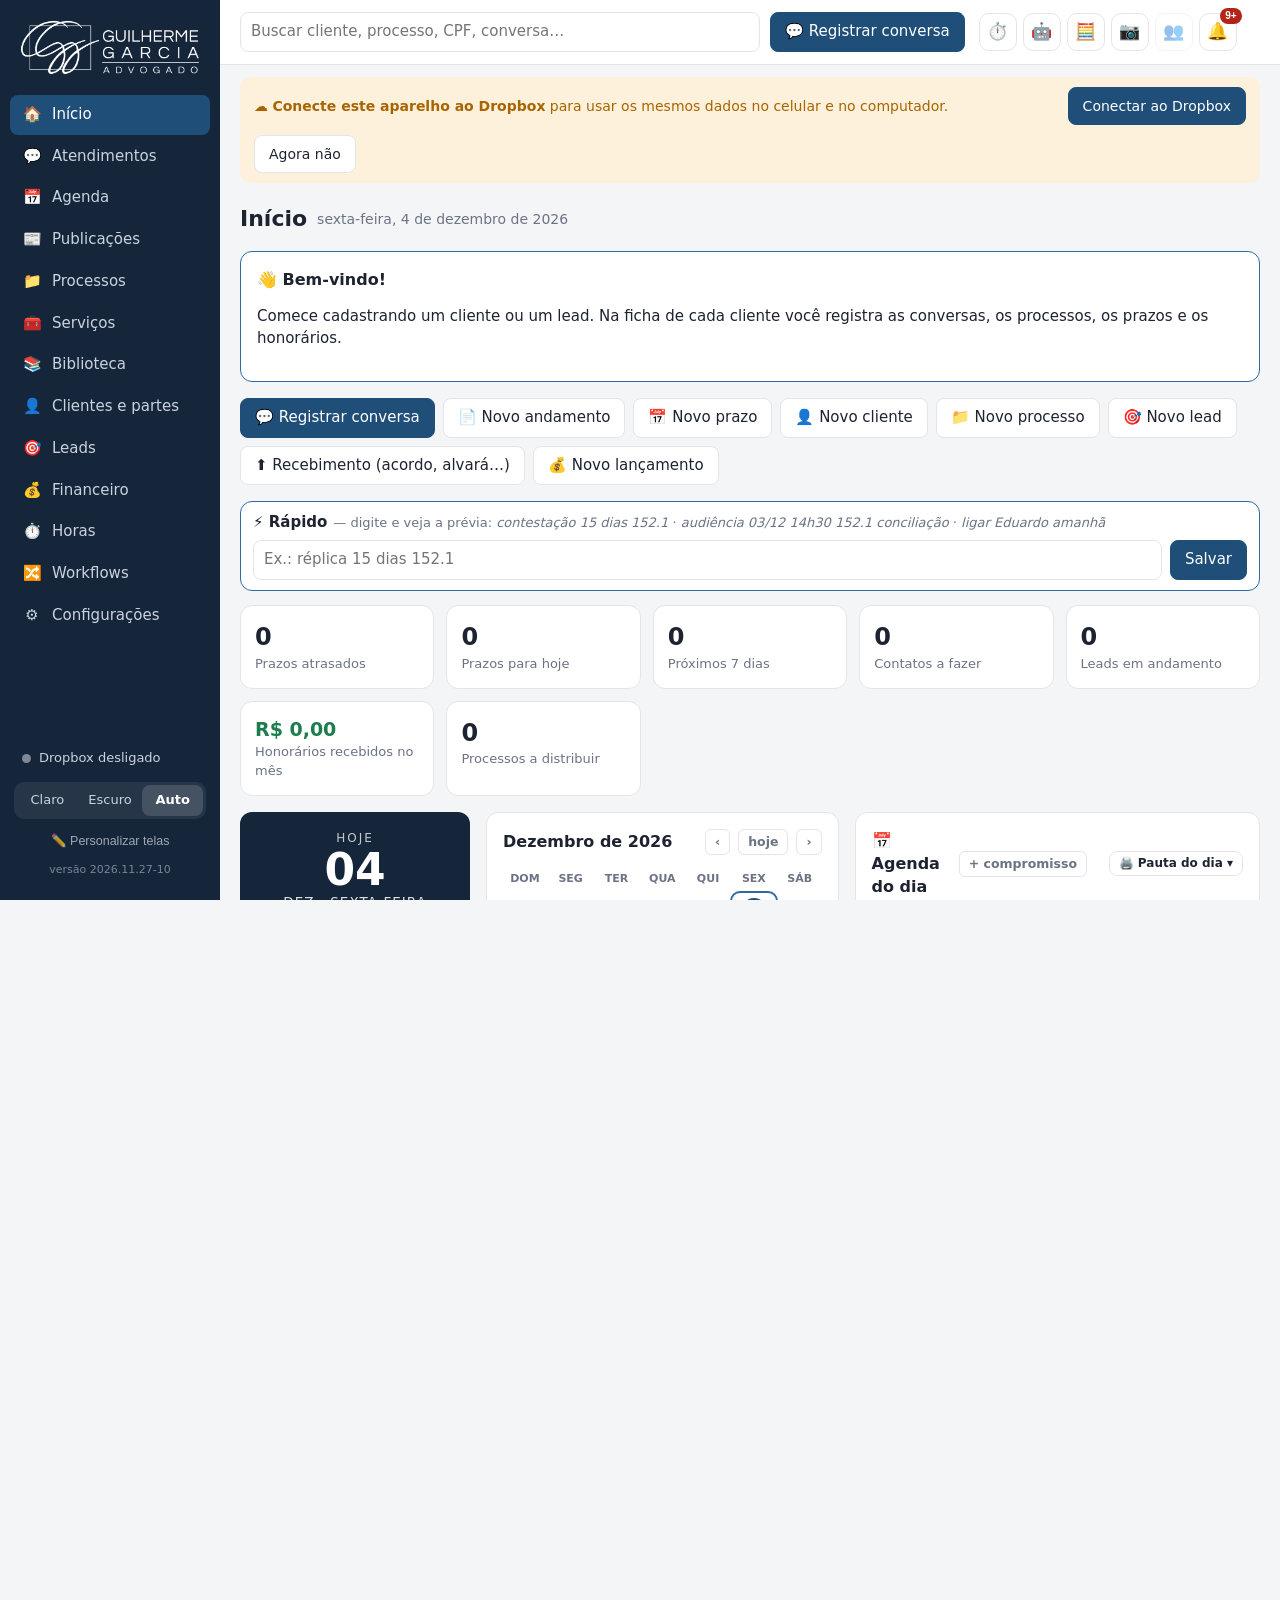
<file: index.html>
<!doctype html>
<html lang="pt-BR">
<head>
<meta charset="utf-8">
<meta name="viewport" content="width=device-width, initial-scale=1, viewport-fit=cover">
<meta name="theme-color" content="#16263a">
<meta name="apple-mobile-web-app-capable" content="yes">
<meta name="mobile-web-app-capable" content="yes">
<meta name="apple-mobile-web-app-status-bar-style" content="black">
<meta name="apple-mobile-web-app-title" content="Meu Escritório">
<link rel="manifest" href="manifest.webmanifest">
<link rel="apple-touch-icon" sizes="180x180" href="apple-touch-icon.png?v=2">
<link rel="apple-touch-icon-precomposed" sizes="180x180" href="apple-touch-icon-precomposed.png?v=2">
<link rel="icon" type="image/png" href="favicon-64.png?v=2">
<title>Meu Escritório</title>
<link rel="stylesheet" href="css/estilo.css?v=2026.11.27-10">
</head>
<body>
<div id="app">
  <aside id="side">
    <a class="brand" href="#/painel" title="Início"><img class="logo" alt="Guilherme Garcia Advogado"></a>
    <nav id="nav">
      <a href="#/painel" data-v="painel"><span class="ic">🏠</span>Início</a>
      <a href="#/conversas" data-v="conversas"><span class="ic">💬</span>Atendimentos<span class="count" id="cRet" hidden></span></a>
      <a href="#/agenda" data-v="agenda"><span class="ic">📅</span>Agenda<span class="count" id="cPrz" hidden></span></a>
      <a href="#/publicacoes" data-v="publicacoes"><span class="ic">📰</span>Publicações<span class="count" id="cPub" hidden></span></a>
      <a href="#/processos" data-v="processos"><span class="ic">📁</span>Processos</a>
      <a href="#/servicos" data-v="servicos"><span class="ic">🧰</span>Serviços</a>
      <a href="#/biblioteca" data-v="biblioteca"><span class="ic">📚</span>Biblioteca</a>
      <a href="#/pessoas" data-v="pessoas"><span class="ic">👤</span>Clientes e partes</a>
      <a href="#/leads" data-v="leads"><span class="ic">🎯</span>Leads<span class="count" id="cLead" hidden></span></a>
      <a href="#/financeiro" data-v="financeiro"><span class="ic">💰</span>Financeiro<span class="count" id="cFin" hidden></span></a>
      <a href="#/horas" data-v="horas"><span class="ic">⏱️</span>Horas</a>
      <a href="#/workflows" data-v="workflows"><span class="ic">🔀</span>Workflows<span class="count" id="bWf" hidden></span></a>
      <a href="#/config" data-v="config"><span class="ic">⚙️</span>Configurações</a>
    </nav>
    <div id="sideFoot">
      <button id="syncSide" data-act="syncSide" title="Sincronização com o Dropbox"><i class="dot"></i><span>Dropbox</span></button>
      <div class="temaSeg" role="group" aria-label="Aparência"><button data-act="temaSet" data-v="light">Claro</button><button data-act="temaSet" data-v="dark">Escuro</button><button data-act="temaSet" data-v="auto">Auto</button></div>
      <button class="menuOrg" data-act="menuOrg" title="Tela inicial (atalhos, indicadores, quadros) e menu lateral">✏️ Personalizar telas</button>
      <div id="versaoTxt" class="versao"></div>
    </div>
  </aside>
  <div id="sideBack"></div>
  <main>
    <header class="top">
      <button class="btn" id="menuBtn" aria-label="Menu">☰</button>
      <input id="busca" type="search" placeholder="Buscar cliente, processo, CPF, conversa…">
      <button class="btn" id="syncChip" data-act="syncChip" hidden></button>
      <button class="btn primary" id="quickConv" data-act="newConv" title="Atalho: Alt+N">💬 <span class="lbl">Registrar conversa</span></button>
      <div class="tbar" id="tbar"><span id="tsChip"></span><button class="ti" id="tsBtn" data-act="tsAbrir" title="Timesheet — cronômetro de horas">⏱️</button><button class="ti" id="asBtn" data-act="iaAbrir" title="Assistente IA (Claude)">🤖</button><button class="ti" id="clBtn" data-act="calcAbrir" title="Calculadora de prazos">🧮</button><button class="ti" id="dgBtn" data-act="digAbrir" title="Digitalizar documento (câmera ou imagem → PDF)">📷</button><button class="ti off" data-act="equipe" title="Comunicação interna (em breve)">👥</button><button class="ti" id="ntBtn" data-act="notifAbrir" title="Notificações">🔔<span class="bd" id="notifBd" hidden></span></button></div>
    </header>
    <div id="banner"></div>
    <div id="printHead"><img class="logo" alt="Guilherme Garcia Advogado"><div id="printInfo"></div></div>
    <section id="view"></section>
  </main>
</div>
<div id="modal" class="modal hidden"><div class="modal-box">
  <div class="modal-head"><h3 id="mTitle"></h3><button id="mClose" aria-label="Fechar">×</button></div>
  <form id="mForm" autocomplete="off"></form>
</div></div>
<nav id="tabbar" aria-label="Navegação">
  <a href="#/painel" data-v="painel"><span>🏠</span>Início</a>
  <a href="#/agenda" data-v="agenda"><span>📅</span>Agenda<b class="count" id="tbPrz" hidden></b></a>
  <div class="tbPlus"><button id="plusBtn" data-act="plusMenu" aria-label="Criar">+</button></div>
  <a href="#/processos" data-v="processos"><span>📁</span>Processos</a>
  <a href="#" data-v="menu" id="tbMenu"><span>☰</span>Mais<b class="count" id="tbMais" hidden></b></a>
</nav>
<div id="plusSheet" hidden><div class="psBox"><div class="psGr"></div><div class="psTit">Criar</div>
  <button data-act="rapidoAbrir"><i>⚡</i><span>Lançamento rápido<small>“contestação 15 dias 152.1”</small></span></button>
  <button data-act="newConv"><i>💬</i><span>Registrar conversa</span></button>
  <button data-act="tsAbrir"><i>⏱️</i><span>Cronômetro de horas</span></button>
  <button data-act="calcAbrir"><i>🧮</i><span>Calculadora de prazos</span></button>
  <button data-act="digAbrir"><i>📷</i><span>Digitalizar documento<small>foto → PDF, com recorte e filtros</small></span></button>
  <button data-act="newAnd"><i>📄</i><span>Novo andamento</span></button>
  <button data-act="newPrazo"><i>📅</i><span>Novo compromisso</span></button>
  <button data-act="newFin"><i>💰</i><span>Novo lançamento financeiro</span></button>
  <button data-act="newPessoa"><i>👤</i><span>Novo cliente</span></button>
</div></div>
<div id="bulk" hidden></div>
<div id="toast"></div>
<input type="file" id="importFile" accept=".json,application/json" hidden>

<script>
const VERSAO = '2026.11.27-10';
(function(){ try{ const t = localStorage.getItem('escritorio_tema'); if(t === 'light' || t === 'dark') document.documentElement.dataset.theme = t; }catch(e){} })();
</script>
<script src="js/aparencia.js?v=2026.11.27-10"></script>
<script src="js/logo.js?v=2026.11.27-10"></script>
<script src="js/base.js?v=2026.11.27-10"></script>
<script src="js/ia.js?v=2026.11.27-10"></script>
<script src="js/cadastros.js?v=2026.11.27-10"></script>
<script src="js/financeiro.js?v=2026.11.27-10"></script>
<script src="js/telas.js?v=2026.11.27-10"></script>
<script src="js/acoes.js?v=2026.11.27-10"></script>
<script src="js/plano-contas.js?v=2026.11.27-10"></script>
<script src="js/financeiro-contas.js?v=2026.11.27-10"></script>
<script src="js/participacoes.js?v=2026.11.27-10"></script>
<script src="js/financeiro-painel.js?v=2026.11.27-10"></script>
<script src="js/recebimentos.js?v=2026.11.27-10"></script>
<script src="js/servicos.js?v=2026.11.27-10"></script>
<script src="js/biblioteca.js?v=2026.11.27-10"></script>
<script src="js/relatorios.js?v=2026.11.27-10"></script>
<script src="js/dropbox.js?v=2026.11.27-10"></script>
<script src="js/publicacoes.js?v=2026.11.27-10"></script>
<script src="js/sugestao-prazos.js?v=2026.11.27-10"></script>
<script src="js/navegador.js?v=2026.11.27-10"></script>
<script src="js/timesheet.js?v=2026.11.27-10"></script>
<script src="js/campos.js?v=2026.11.27-10"></script>
<script src="js/pessoas-campos.js?v=2026.11.27-10"></script>
<script src="js/lote.js?v=2026.11.27-10"></script>
<script src="js/colunas.js?v=2026.11.27-10"></script>
<script src="js/notificacoes.js?v=2026.11.27-10"></script>
<script src="js/assistente.js?v=2026.11.27-10"></script>
<script src="js/calculadora.js?v=2026.11.27-10"></script>
<script src="js/digitalizar.js?v=2026.11.27-10"></script>
<script src="js/digitalizar-marcar.js?v=2026.11.27-10"></script>
<script src="js/importar-antigos.js?v=2026.11.27-10"></script>
<script src="js/cadastro-link.js?v=2026.11.27-10"></script>
<script src="js/compromissos.js?v=2026.11.27-10"></script>
<script src="js/workflows.js?v=2026.11.27-10"></script>
<script src="js/backup.js?v=2026.11.27-10"></script>
<script src="js/verificacao.js?v=2026.11.27-10"></script>
<script src="js/google-agenda.js?v=2026.11.27-10"></script>
<script src="js/rapido-e-celular.js?v=2026.11.27-10"></script>
<script src="js/publicacoes-fontes.js?v=2026.11.27-10"></script>
<script src="js/inicio.js?v=2026.11.27-10"></script>
</body>
</html>
</file>
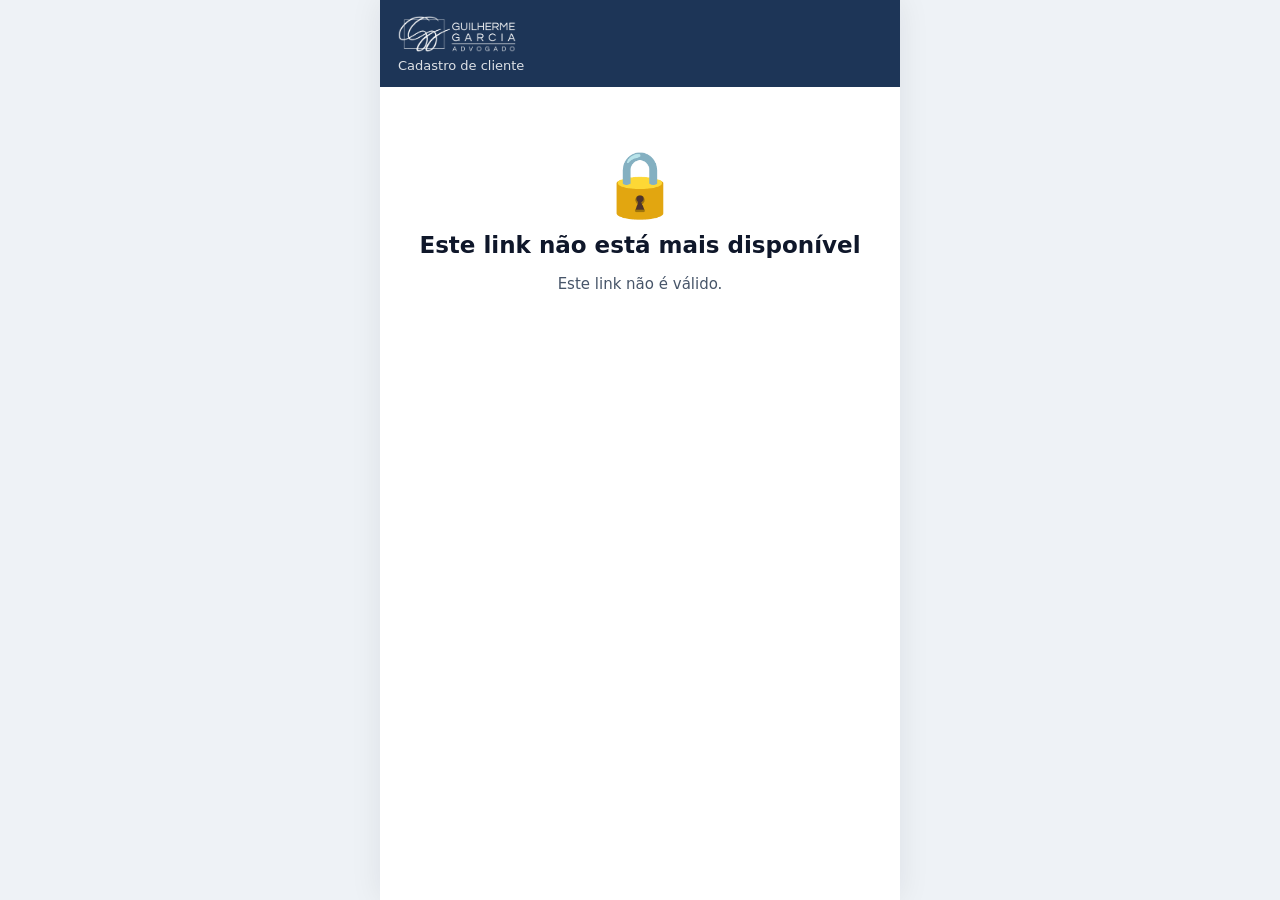
<file: cadastro.html>
<!doctype html>
<html lang="pt-BR">
<head>
<meta charset="utf-8">
<meta name="viewport" content="width=device-width,initial-scale=1,viewport-fit=cover">
<meta name="robots" content="noindex,nofollow">
<meta name="referrer" content="no-referrer">
<meta name="theme-color" content="#1d3557">
<title>Cadastro de cliente — Guilherme Garcia Advogado</title>
<link rel="icon" href="favicon-64.png">
<script src="js/logo.js"></script>
<style>
:root{--pri:#1d3557;--ok:#16a34a;--bad:#dc2626;--line:#cbd5e1;--muted:#64748b;--txt:#0f172a}
*{box-sizing:border-box}
html,body{margin:0;background:#eef2f6;color:var(--txt);font-family:Inter,system-ui,-apple-system,"Segoe UI",Roboto,Arial,sans-serif;-webkit-text-size-adjust:100%}
.app{max-width:520px;margin:0 auto;min-height:100vh;min-height:100dvh;background:#fff;display:flex;flex-direction:column;box-shadow:0 0 30px rgba(15,23,42,.08)}
.top{background:var(--pri);color:#fff;padding:16px 18px 14px;padding-top:max(16px,env(safe-area-inset-top))}
.top img{height:36px;filter:brightness(0) invert(1);display:block}
.top .t{font-size:13px;opacity:.85;margin-top:6px}
.prog{display:flex;gap:5px;margin-top:12px}.prog i{flex:1;height:5px;border-radius:4px;background:rgba(255,255,255,.25)}.prog i.on{background:#7dd3fc}
.bd{padding:20px 18px;flex:1}
h2{font-size:20px;margin:0 0 4px}.sub{font-size:14px;color:var(--muted);margin:0 0 18px;line-height:1.45}
label.l{display:block;font-size:13.5px;color:#334155;font-weight:600;margin:0 0 6px}
label.l small{font-weight:400;color:#94a3b8}
input.in,select.in{width:100%;border:1.5px solid var(--line);border-radius:12px;padding:13px 14px;font-size:16px;color:var(--txt);background:#fff;font-family:inherit;outline:none;-webkit-appearance:none;appearance:none}
select.in{background-image:linear-gradient(45deg,transparent 50%,#64748b 50%),linear-gradient(135deg,#64748b 50%,transparent 50%);background-position:calc(100% - 20px) 55%,calc(100% - 14px) 55%;background-size:6px 6px;background-repeat:no-repeat}
input.in:focus,select.in:focus{border-color:#3b82f6;box-shadow:0 0 0 3px #3b82f633}
input.in.ok{border-color:var(--ok)}input.in.err{border-color:var(--bad)}
.f{margin-bottom:14px}.hint{font-size:12.5px;color:var(--muted);margin-top:5px}.hint.ok{color:#15803d}.hint.err{color:#b91c1c}
.row{display:flex;gap:10px}.row>.f{flex:1;min-width:0}
.ft{padding:14px 18px;padding-bottom:max(18px,env(safe-area-inset-bottom));display:flex;gap:10px;border-top:1px solid #e2e8f0;position:sticky;bottom:0;background:#fff}
.b{flex:1;text-align:center;border-radius:12px;padding:15px;font-weight:700;font-size:16px;border:0;cursor:pointer;font-family:inherit}
.b.p{background:var(--pri);color:#fff}.b.s{background:#f1f5f9;color:#334155;flex:.6}.b.w{background:#16a34a;color:#fff}
.b:disabled{opacity:.6}
.card{border:1.5px dashed #94a3b8;border-radius:14px;padding:14px;margin-bottom:12px;display:flex;gap:12px;align-items:center;cursor:pointer;position:relative}
.card .ic{font-size:28px}.card b{display:block;font-size:15px}.card span{font-size:13px;color:var(--muted)}
.card.ok{border-style:solid;border-color:var(--ok);background:#f0fdf4}.card input{position:absolute;inset:0;opacity:0;cursor:pointer}
.card .x{margin-left:auto;font-size:12.5px;color:#b91c1c;position:relative;z-index:2;background:none;border:0;cursor:pointer}
.tag{display:inline-block;font-size:11px;background:#e0f2fe;color:#0369a1;border-radius:10px;padding:2px 8px;font-weight:600}
.res{background:#f8fafc;border-radius:12px;padding:12px 14px;font-size:14px;line-height:1.6;margin-bottom:12px}
.res .ed{float:right;color:#1d4ed8;font-size:13px;background:none;border:0;cursor:pointer}
.chk{display:flex;gap:10px;font-size:13.5px;color:#334155;line-height:1.45;align-items:flex-start;cursor:pointer}
.chk input{width:22px;height:22px;flex:none;margin:0;accent-color:var(--pri)}
.big{text-align:center;padding:40px 10px 10px}.big .e{font-size:64px}.big h2{font-size:23px;margin-top:10px}.big p{color:#475569;font-size:15px;line-height:1.55}
.opc{display:flex;gap:8px;flex-wrap:wrap}.opc label{border:1.5px solid var(--line);border-radius:20px;padding:9px 14px;font-size:14px;cursor:pointer}.opc input{display:none}.opc label:has(input:checked){border-color:var(--pri);background:var(--pri);color:#fff}
.err-box{background:#fef2f2;color:#991b1b;border-radius:12px;padding:12px;font-size:14px;margin-bottom:12px}
.load{display:inline-block;width:18px;height:18px;border:3px solid #fff8;border-top-color:#fff;border-radius:50%;animation:g 1s linear infinite;vertical-align:-3px;margin-right:6px}@keyframes g{to{transform:rotate(360deg)}}
</style>
</head>
<body>
<div class="app" id="app"><div class="top"><div id="logo"></div><div class="t">Cadastro de cliente</div></div><div class="bd"><div class="big"><div class="e">⏳</div><p>Carregando…</p></div></div></div>
<script>
'use strict';
/* Página pública de cadastro: os dados vão para o robô do escritório (Google Apps Script), que só aceita links válidos, uma única vez. */
const H = new URLSearchParams(location.hash.slice(1)), ROBO = H.get('s') ? `https://script.google.com/macros/s/${H.get('s')}/exec` : '', LINK = H.get('cod') || H.get('c') || '';
const $ = s => document.querySelector(s), esc = s => String(s ?? '').replace(/[&<>"']/g, c => ({'&':'&amp;', '<':'&lt;', '>':'&gt;', '"':'&quot;', "'":'&#39;'}[c]));
const dig = s => String(s || '').replace(/\D/g, '');
const cpfOk = d => { d = dig(d); if(d.length !== 11 || /^(\d)\1+$/.test(d)) return false; const v = n => { let s = 0; for(let i = 0; i < n; i++) s += +d[i] * (n + 1 - i); const r = (s * 10) % 11; return r === 10 ? 0 : r; }; return v(9) === +d[9] && v(10) === +d[10]; };
const cnpjOk = d => { d = dig(d); if(d.length !== 14 || /^(\d)\1+$/.test(d)) return false; const v = n => { const w = n === 12 ? [5,4,3,2,9,8,7,6,5,4,3,2] : [6,5,4,3,2,9,8,7,6,5,4,3,2]; const r = w.reduce((a, x, i) => a + x * d[i], 0) % 11; return r < 2 ? 0 : 11 - r; }; return v(12) === +d[12] && v(13) === +d[13]; };
const M = {
  cpf:v => { const d = dig(v).slice(0, 11); return d.replace(/(\d{3})(\d)/, '$1.$2').replace(/(\d{3})\.(\d{3})(\d)/, '$1.$2.$3').replace(/(\d{3})(\d{1,2})$/, '$1-$2'); },
  cnpj:v => { const d = dig(v).slice(0, 14); return d.replace(/^(\d{2})(\d)/, '$1.$2').replace(/^(\d{2})\.(\d{3})(\d)/, '$1.$2.$3').replace(/\.(\d{3})(\d)/, '.$1/$2').replace(/(\d{4})(\d)/, '$1-$2'); },
  tel:v => { const d = dig(v).slice(0, 11); if(d.length <= 2) return d; if(d.length <= 6) return `(${d.slice(0, 2)}) ${d.slice(2)}`; if(d.length <= 10) return `(${d.slice(0, 2)}) ${d.slice(2, 6)}-${d.slice(6)}`; return `(${d.slice(0, 2)}) ${d.slice(2, 7)}-${d.slice(7)}`; },
  cep:v => { const d = dig(v).slice(0, 8); return d.length > 5 ? d.slice(0, 5) + '-' + d.slice(5) : d; },
  data:v => { const d = dig(v).slice(0, 8); return d.length > 4 ? `${d.slice(0, 2)}/${d.slice(2, 4)}/${d.slice(4)}` : d.length > 2 ? `${d.slice(0, 2)}/${d.slice(2)}` : d; },
  rg:v => { const s = String(v || '').toUpperCase().replace(/[^0-9X]/g, '').slice(0, 13); return /^\d{8}[0-9X]$/.test(s) ? s.replace(/(\d{2})(\d{3})(\d{3})([0-9X])/, '$1.$2.$3-$4') : s; },
};
const ESTADOS_CIVIS = ['Solteiro(a)', 'Casado(a)', 'União estável', 'Divorciado(a)', 'Separado(a) judicialmente', 'Viúvo(a)'];
const UFS = ['AC','AL','AP','AM','BA','CE','DF','ES','GO','MA','MT','MS','MG','PA','PB','PR','PE','PI','RJ','RN','RS','RO','RR','SC','SP','SE','TO'];
let INFO = {}, PJ = false, passo = 0, enviando = false, DETALHE = '';
// comunicação com o robô: 1º leitura normal (fetch); se o navegador bloquear, 2º pelo modo alternativo (JSONP, um <script>)
function jsonp(url, ms = 12000){ return new Promise((ok, er) => { const cb = 'cb' + Math.random().toString(36).slice(2), sc = document.createElement('script'); let t;
  const fim = () => { clearTimeout(t); delete window[cb]; sc.remove(); };
  window[cb] = d => { fim(); ok(d); }; sc.onerror = () => { fim(); er(new Error('o robô não respondeu (modo alternativo)')); };
  t = setTimeout(() => { fim(); er(new Error('tempo esgotado (modo alternativo)')); }, ms);
  sc.src = url + (url.includes('?') ? '&' : '?') + 'callback=' + cb; document.head.appendChild(sc); }); }
async function roboGet(params){ const url = ROBO + '?' + new URLSearchParams(params);
  try{ const r = await fetch(url); const txt = await r.text(); try{ return JSON.parse(txt); }catch(e){ DETALHE = `resposta inesperada (HTTP ${r.status}): ${txt.replace(/<[^>]+>/g, ' ').replace(/\s+/g, ' ').trim().slice(0, 140)}`; throw e; } }
  catch(e){ if(!DETALHE) DETALHE = 'leitura bloqueada: ' + (e.message || e); return await jsonp(url); } }
const D = {avisos:'WhatsApp'}, ARQ = {doc:[], end:[], outro:[]};
const topo = (n, txt) => `<div class="top"><img src="${typeof LOGO !== 'undefined' ? LOGO : ''}" alt="Guilherme Garcia Advogado"><div class="t">${txt}</div>${n ? `<div class="prog">${[1,2,3,4,5].map(i => `<i class="${i <= n ? 'on' : ''}"></i>`).join('')}</div>` : ''}</div>`;
const tela = (n, titulo, corpo, botoes) => { $('#app').innerHTML = topo(n, titulo) + `<div class="bd">${corpo}</div>` + (botoes ? `<div class="ft">${botoes}</div>` : ''); window.scrollTo(0, 0); };
const fld = (k, label, o = {}) => `<div class="f"><label class="l" for="i_${k}">${label}${o.opc ? ' <small>(opcional)</small>' : ''}</label><input class="in" id="i_${k}" data-k="${k}" ${o.mask ? `data-m="${o.mask}"` : ''} value="${esc(D[k] || '')}" ${o.ph ? `placeholder="${esc(o.ph)}"` : ''} ${o.im ? `inputmode="${o.im}"` : ''} ${o.ac ? `autocomplete="${o.ac}"` : ''} ${o.type ? `type="${o.type}"` : ''}><div class="hint" id="h_${k}">${o.hint || ''}</div></div>`;
const sel = (k, label, ops, o = {}) => `<div class="f"><label class="l" for="i_${k}">${label}${o.opc ? ' <small>(opcional)</small>' : ''}</label><select class="in" id="i_${k}" data-k="${k}"><option value="">Escolha…</option>${ops.map(x => `<option ${D[k] === x ? 'selected' : ''}>${x}</option>`).join('')}</select></div>`;
function ligarCampos(){
  document.querySelectorAll('[data-k]').forEach(el => { const ev = el.tagName === 'SELECT' ? 'change' : 'input';
    el.addEventListener(ev, () => { if(el.dataset.m){ const p = el.selectionStart, a = el.value.length; el.value = M[el.dataset.m](el.value); } D[el.dataset.k] = el.value.trim(); validaCampo(el.dataset.k); }); });
}
function validaCampo(k){
  const el = $('#i_' + k), h = $('#h_' + k); if(!el || !h) return true; const v = D[k] || '';
  let ok = null, msg = '';
  if(k === 'cpf' || k === 'respCpf'){ if(dig(v).length === 11){ ok = cpfOk(v); msg = ok ? '✔ CPF válido' : 'CPF inválido — confira os números'; } }
  if(k === 'cnpj'){ if(dig(v).length === 14){ ok = cnpjOk(v); msg = ok ? '✔ CNPJ válido' : 'CNPJ inválido — confira os números'; } }
  if(k === 'celular'){ if(dig(v).length >= 10){ ok = true; } }
  if(k === 'email' && v){ ok = /^[^@\s]+@[^@\s]+\.[^@\s]+$/.test(v); msg = ok ? '' : 'confira o e-mail'; }
  if(k === 'nascimento' && dig(v).length === 8){ const [d, m, a] = v.split('/').map(Number); ok = d >= 1 && d <= 31 && m >= 1 && m <= 12 && a > 1900 && a <= new Date().getFullYear(); msg = ok ? '' : 'data inválida'; }
  el.classList.toggle('ok', ok === true); el.classList.toggle('err', ok === false);
  if(msg){ h.textContent = msg; h.className = 'hint ' + (ok ? 'ok' : 'err'); } else if(ok !== false && h.dataset.orig != null){ h.textContent = h.dataset.orig; h.className = 'hint'; }
  return ok !== false;
}
function exige(lista){ // [ [campo, condição, mensagem] ]
  for(const [k, c, m] of lista){ if(!c){ const el = $('#i_' + k), h = $('#h_' + k); if(el){ el.classList.add('err'); el.focus(); } if(h){ h.textContent = m; h.className = 'hint err'; } return false; } }
  return true;
}
const botoes = (voltar, txt = 'Continuar →') => `${voltar ? '<button class="b s" id="bV">Voltar</button>' : ''}<button class="b p" id="bC">${txt}</button>`;
function vai(n){ passo = n; [inicio, passo1, passo2, passo3, passo4, passo5][n](); }
const liga = (prox, valida) => { const v = $('#bV'); if(v) v.onclick = () => vai(passo - 1); $('#bC').onclick = () => { if(!valida || valida()) vai(prox); }; };

function bloqueado(motivo){
  const txt = {usado:'O cadastro já foi enviado por este link.', expirado:'O prazo de 7 dias deste link terminou.', cancelado:'Este link foi cancelado pelo escritório.', invalido:'Este link não é válido.', rede:'Não foi possível conectar. Verifique a internet e tente de novo.'}[motivo] || 'Este link não está disponível.';
  const w = INFO.whats ? `https://wa.me/${dig(INFO.whats).startsWith('55') ? dig(INFO.whats) : '55' + dig(INFO.whats)}?text=${encodeURIComponent('Olá! Abri o link de cadastro, mas ele não está disponível.')}` : '';
  tela(0, 'Cadastro de cliente', `<div class="big"><div class="e">${motivo === 'rede' ? '📶' : '🔒'}</div><h2>${motivo === 'rede' ? 'Sem conexão' : 'Este link não está mais disponível'}</h2><p>${txt}</p>${motivo === 'rede' && DETALHE ? `<p style="font-size:12px;color:#94a3b8;word-break:break-word">Detalhe técnico (para o escritório): ${esc(DETALHE)}</p>` : ''}${w ? '<p style="font-size:14px">Precisa corrigir algo? Fale com o escritório pelo WhatsApp.</p>' : ''}</div>`,
    motivo === 'rede' ? '<button class="b p" onclick="location.reload()">Tentar de novo</button>' : (w ? `<a class="b w" href="${w}" style="text-decoration:none">🟢 Falar com o escritório</a>` : ''));
}
function inicio(){
  const nome = String(INFO.nome || '').trim().split(/\s+/)[0];
  tela(0, 'Cadastro de cliente', `<div class="big" style="padding-top:24px"><div class="e">👋</div><h2>Olá${nome ? ', ' + esc(nome) : ''}!</h2>
    <p>Para darmos andamento ao seu caso, precisamos de alguns dados${PJ ? ' da empresa' : ''}.<br>Leva uns <b>3 minutos</b>.</p>
    <div class="res" style="text-align:left">📋 Vamos pedir:<br>• ${PJ ? 'dados da empresa (razão social, CNPJ)' : 'seus dados e documentos (CPF, RG)'}<br>• contato e endereço<br>• fotos dos documentos <span class="tag">opcional</span></div>
    <p style="font-size:13px;color:#64748b">Seus dados ficam protegidos e serão usados apenas pelo escritório para o seu atendimento.</p></div>`, '<button class="b p" id="bC">Começar →</button>');
  $('#bC').onclick = () => vai(1);
}
function passo1(){
  if(PJ){ tela(1, 'Passo 1 de 5 · Dados da empresa', `<h2>Dados da empresa</h2><p class="sub">Digite só os números — a gente arruma os pontos.</p>
      ${fld('razaoSocial', 'Razão social', {ac:'organization'})}${fld('cnpj', 'CNPJ', {mask:'cnpj', im:'numeric', ph:'00.000.000/0000-00'})}`, botoes(true));
    ligarCampos(); liga(2, () => exige([['razaoSocial', (D.razaoSocial || '').length > 2, 'Informe a razão social'], ['cnpj', cnpjOk(D.cnpj), 'Informe um CNPJ válido']])); return; }
  tela(1, 'Passo 1 de 5 · Seus dados', `<h2>Seus dados</h2><p class="sub">Digite só os números — a gente arruma os pontos.</p>
    ${fld('nome', 'Nome completo', {ac:'name'})}${fld('cpf', 'CPF', {mask:'cpf', im:'numeric', ph:'000.000.000-00'})}
    <div class="row">${fld('rg', 'RG', {mask:'rg', im:'numeric'})}${fld('nascimento', 'Nascimento', {mask:'data', im:'numeric', ph:'dd/mm/aaaa'})}</div>
    ${sel('estadoCivil', 'Estado civil', ESTADOS_CIVIS)}${fld('profissao', 'Profissão', {ph:'ex.: Auxiliar de produção'})}`, botoes(true));
  ligarCampos(); ['cpf', 'nascimento'].forEach(validaCampo);
  liga(2, () => exige([['nome', (D.nome || '').split(/\s+/).length > 1, 'Informe o nome completo'], ['cpf', cpfOk(D.cpf), 'Informe um CPF válido'], ['nascimento', !D.nascimento || validaCampo('nascimento'), 'Confira a data de nascimento']]));
}
function passo2(){
  tela(2, 'Passo 2 de 5 · Contato', `<h2>Como falamos com você?</h2><p class="sub">Usaremos para avisar sobre o seu processo.</p>
    ${fld('celular', 'Celular / WhatsApp', {mask:'tel', im:'tel', ph:'(00) 00000-0000', ac:'tel'})}${fld('email', 'E-mail', {opc:true, type:'email', ac:'email', im:'email'})}
    ${PJ ? fld('respNome', 'Nome do responsável pela empresa') + fld('respCpf', 'CPF do responsável', {mask:'cpf', im:'numeric', ph:'000.000.000-00'}) : ''}
    <div class="f"><label class="l">Prefere receber os avisos por:</label><div class="opc">${['WhatsApp', 'E-mail', 'Ligação'].map(o => `<label><input type="radio" name="av" value="${o}" ${D.avisos === o ? 'checked' : ''}>${o}</label>`).join('')}</div></div>`, botoes(true));
  ligarCampos(); document.querySelectorAll('[name=av]').forEach(r => r.onchange = () => { D.avisos = r.value; });
  liga(3, () => exige([['celular', dig(D.celular).length >= 10, 'Informe o celular com DDD'], ['email', !D.email || /^[^@\s]+@[^@\s]+\.[^@\s]+$/.test(D.email), 'Confira o e-mail'],
    ...(PJ ? [['respNome', (D.respNome || '').length > 3, 'Informe o nome do responsável'], ['respCpf', cpfOk(D.respCpf), 'Informe um CPF válido']] : [])]));
}
function passo3(){
  tela(3, 'Passo 3 de 5 · Endereço', `<h2>${PJ ? 'Endereço da empresa' : 'Onde você mora?'}</h2><p class="sub">Digite o CEP — o endereço aparece sozinho.</p>
    ${fld('cep', 'CEP', {mask:'cep', im:'numeric', ph:'00000-000', ac:'postal-code'})}${fld('logradouro', 'Rua', {ac:'address-line1'})}
    <div class="row">${fld('numero', 'Número', {im:'numeric'})}${fld('complemento', 'Complemento', {opc:true, ph:'apto, bloco…'})}</div>
    <div class="row">${fld('bairro', 'Bairro')}${fld('cidade', 'Cidade')}</div>${sel('uf', 'Estado', UFS)}`, botoes(true));
  ligarCampos();
  const cep = $('#i_cep'), busca = async () => { if(dig(D.cep).length !== 8) return; const h = $('#h_cep'); h.textContent = 'buscando…'; h.className = 'hint';
    try{ const j = await (await fetch(`https://viacep.com.br/ws/${dig(D.cep)}/json/`)).json();
      if(j.erro){ h.textContent = 'CEP não encontrado — preencha à mão'; h.className = 'hint err'; return; }
      Object.assign(D, {logradouro:j.logradouro || D.logradouro, bairro:j.bairro || D.bairro, cidade:j.localidade || D.cidade, uf:j.uf || D.uf});
      ['logradouro', 'bairro', 'cidade', 'uf'].forEach(k => { const el = $('#i_' + k); if(el) el.value = D[k] || ''; });
      h.textContent = '✔ ' + [j.logradouro, j.bairro, j.localidade + '/' + j.uf].filter(Boolean).join(' · '); h.className = 'hint ok'; cep.classList.add('ok'); $('#i_numero').focus();
    }catch(e){ h.textContent = 'não consegui buscar o CEP — preencha à mão'; h.className = 'hint'; } };
  cep.addEventListener('input', () => { if(dig(cep.value).length === 8) busca(); });
  liga(4, () => exige([['cep', dig(D.cep).length === 8, 'Informe o CEP'], ['logradouro', (D.logradouro || '').length > 2, 'Informe a rua'], ['numero', !!D.numero, 'Informe o número (ou “s/n”)'],
    ['cidade', !!D.cidade, 'Informe a cidade'], ['uf', !!D.uf, 'Escolha o estado']]));
}
const GRUPOS = () => PJ ? [['doc', '📄', 'Contrato social', 'ou última alteração contratual'], ['end', '🪪', 'Documento do responsável', 'RG ou CNH, frente e verso'], ['outro', '📎', 'Outro documento', 'procuração, notas, contratos…']]
  : [['doc', '🪪', 'RG ou CNH (frente e verso)', 'toque para tirar foto ou escolher arquivo'], ['end', '🏠', 'Comprovante de endereço', 'conta de luz, água, telefone…'], ['outro', '📎', 'Outro documento', 'carteira de trabalho, laudos, contrato…']];
async function prepara(file){
  if(file.type === 'application/pdf'){ if(file.size > 8e6) throw new Error('PDF maior que 8 MB'); return {nome:file.name, tipo:'application/pdf', base64:await b64(file)}; }
  if(!/^image\//.test(file.type)) throw new Error('envie foto ou PDF');
  const url = URL.createObjectURL(file);
  try{ const img = await new Promise((ok, er) => { const i = new Image(); i.onload = () => ok(i); i.onerror = er; i.src = url; });
    const k = Math.min(1, 1800 / Math.max(img.width, img.height)), c = document.createElement('canvas'); c.width = Math.round(img.width * k); c.height = Math.round(img.height * k);
    const g = c.getContext('2d'); g.fillStyle = '#fff'; g.fillRect(0, 0, c.width, c.height); g.drawImage(img, 0, 0, c.width, c.height);
    return {nome:(file.name || 'foto').replace(/\.[^.]+$/, '') + '.jpg', tipo:'image/jpeg', base64:c.toDataURL('image/jpeg', 0.82).split(',')[1]};
  } catch(e){ throw new Error('não consegui ler esta imagem'); } finally { URL.revokeObjectURL(url); }
}
const b64 = f => new Promise((ok, er) => { const r = new FileReader(); r.onload = () => ok(String(r.result).split(',')[1]); r.onerror = er; r.readAsDataURL(f); });
function passo4(){
  tela(4, 'Passo 4 de 5 · Documentos', `<h2>Fotos dos documentos</h2><p class="sub">Se preferir, pode pular e entregar depois. <span class="tag">opcional</span></p>
    <div id="erArq"></div>${GRUPOS().map(([g, ic, t, s]) => `<div class="card ${ARQ[g].length ? 'ok' : ''}"><div class="ic">${ic}</div><div><b>${t}</b><span>${ARQ[g].length ? `✔ ${ARQ[g].length} arquivo(s) — toque para incluir mais` : s}</span></div>
      ${ARQ[g].length ? `<button class="x" data-lx="${g}">remover</button>` : ''}<input type="file" accept="image/*,application/pdf" multiple data-g="${g}"></div>`).join('')}
    <p style="font-size:13px;color:#64748b">As fotos vão direto para o arquivo do escritório. Fotos nítidas e com boa luz ajudam.</p>`,
    `<button class="b s" id="bV">Voltar</button><button class="b p" id="bC">${Object.values(ARQ).some(a => a.length) ? 'Continuar →' : 'Pular →'}</button>`);
  document.querySelectorAll('input[type=file]').forEach(inp => inp.onchange = async () => { const g = inp.dataset.g;
    for(const f of inp.files){ try{ if(Object.values(ARQ).flat().length >= 10) throw new Error('máximo de 10 arquivos'); ARQ[g].push({...(await prepara(f)), grupo:g}); }catch(e){ $('#erArq').innerHTML = `<div class="err-box">⚠️ ${esc(f.name)}: ${esc(e.message)}</div>`; } }
    passo4(); });
  document.querySelectorAll('[data-lx]').forEach(b => b.onclick = e => { e.stopPropagation(); ARQ[b.dataset.lx] = []; passo4(); });
  liga(5);
}
function passo5(){
  const n = Object.values(ARQ).flat().length;
  tela(5, 'Passo 5 de 5 · Conferir', `<h2>Está tudo certo?</h2><p class="sub">Confira antes de enviar.</p><div id="erEnv"></div>
    <div class="res"><button class="ed" data-ir="1">editar</button>${PJ ? `<b>${esc(D.razaoSocial)}</b><br>CNPJ ${esc(D.cnpj)}` : `<b>${esc(D.nome)}</b><br>CPF ${esc(D.cpf)}${D.rg ? ' · RG ' + esc(D.rg) : ''}<br>${[D.nascimento && 'Nasc. ' + D.nascimento, D.estadoCivil, D.profissao].filter(Boolean).map(esc).join(' · ')}`}</div>
    <div class="res"><button class="ed" data-ir="2">editar</button>${esc(D.celular)}${D.email ? ' · ' + esc(D.email) : ''}${PJ ? `<br>Responsável: ${esc(D.respNome)} (CPF ${esc(D.respCpf)})` : ''}<br>Avisos por ${esc(D.avisos)}</div>
    <div class="res"><button class="ed" data-ir="3">editar</button>${esc([D.logradouro + ', ' + D.numero, D.complemento, D.bairro, D.cidade + '/' + D.uf, 'CEP ' + D.cep].filter(Boolean).join(' – '))}</div>
    <div class="res"><button class="ed" data-ir="4">editar</button>📎 ${n ? n + ' arquivo(s) de documento' : 'nenhum documento (pode entregar depois)'}</div>
    <label class="chk"><input type="checkbox" id="lgpd" ${D.lgpd ? 'checked' : ''}><span>Autorizo o escritório a usar estes dados para o meu atendimento jurídico, conforme a Lei Geral de Proteção de Dados (LGPD).</span></label>`,
    '<button class="b s" id="bV">Voltar</button><button class="b p" id="bC">✔ Enviar cadastro</button>');
  document.querySelectorAll('[data-ir]').forEach(b => b.onclick = () => vai(+b.dataset.ir));
  $('#lgpd').onchange = e => { D.lgpd = e.target.checked; };
  $('#bV').onclick = () => vai(4);
  $('#bC').onclick = enviar;
}
async function enviar(){
  if(enviando) return; if(!D.lgpd){ $('#erEnv').innerHTML = '<div class="err-box">Marque a autorização de uso dos dados para enviar.</div>'; return; }
  enviando = true; const b = $('#bC'); b.disabled = true; b.innerHTML = '<span class="load"></span>Enviando…';
  const dados = {...D, lgpd:'sim'};
  const corpo = JSON.stringify({cadEnviar:{link:LINK, dados, arquivos:Object.values(ARQ).flat()}});
  try{
    let j = null;
    try{ const r = await fetch(ROBO, {method:'POST', body:corpo}); j = JSON.parse(await r.text()); }
    catch(e){ // navegador bloqueou a leitura: envia sem ler a resposta e confere pelo modo alternativo se o cadastro chegou
      b.innerHTML = '<span class="load"></span>Enviando (modo alternativo)…';
      await fetch(ROBO, {method:'POST', mode:'no-cors', body:corpo});
      for(let i = 0; i < 6 && !j; i++){ await new Promise(z => setTimeout(z, 2500)); const st = await roboGet({acao:'cadInfo', cod:LINK}).catch(() => null); if(st && !st.ok && st.motivo === 'usado') j = {ok:true}; }
      if(!j) throw new Error('não consegui confirmar o envio');
    }
    if(j.ok) return fim();
    if(j.motivo) return bloqueado(j.motivo);
    throw new Error(j.erro || 'erro ao enviar');
  }catch(e){ enviando = false; b.disabled = false; b.textContent = '✔ Enviar cadastro'; $('#erEnv').innerHTML = `<div class="err-box">⚠️ Não foi possível enviar agora (${esc(e.message || 'sem conexão')}). Verifique a internet e toque em enviar de novo.</div>`; }
}
function fim(){
  const nome = String(PJ ? D.respNome || D.razaoSocial : D.nome || '').split(/\s+/)[0];
  tela(0, 'Cadastro de cliente', `<div class="big"><div class="e">✅</div><h2>Cadastro enviado!</h2><p>Obrigado${nome ? ', ' + esc(nome) : ''}.<br>Recebemos seus dados e entraremos em contato em breve.</p><p style="font-size:13.5px;color:#64748b">Você já pode fechar esta página.</p></div>`);
}
(async () => {
  if(!ROBO || !LINK) return bloqueado('invalido');
  try{ INFO = await roboGet({acao:'cadInfo', cod:LINK}); }catch(e){ DETALHE = [DETALHE, e.message].filter(Boolean).join(' · '); return bloqueado('rede'); }
  if(INFO && INFO.erro && !INFO.motivo){ DETALHE = INFO.erro; return bloqueado('rede'); }
  if(!INFO.ok) return bloqueado(INFO.motivo);
  PJ = INFO.tipo === 'PJ'; vai(0);
})();
</script>
</body>
</html>
</file>
<file: css/estilo.css>
/* Meu Escritório — visual (claro/escuro, celular, impressão) */
:root{
  --bg:#f4f5f7;--panel:#fff;--text:#1d2330;--muted:#6b7385;--line:#e2e5ea;
  --pri:#1f4e79;--pri2:#2d6aa3;--priSoft:#e7eff8;--ok:#1e7d4f;--okSoft:#e3f4ea;
  --warn:#a86400;--warnSoft:#fdf1dc;--hoje:#c2410c;--bad:#b42318;--badSoft:#fde8e6;--side:#16263a;--sideText:#c9d3e0;
  --priText:#fff;--acc:var(--pri);--accText:#fff;--onSide:#fff;--sideHover:rgba(255,255,255,.07);--sideChip:rgba(255,255,255,.14);--sideLinha:rgba(255,255,255,.25);--sideAlerta:#ff8a80;--logoFiltro:invert(1);
}
@media (prefers-color-scheme: dark){:root:not([data-theme="light"]){
  --bg:#12161d;--panel:#1b212b;--text:#e6e9ef;--muted:#9aa3b2;--line:#2c3441;
  --pri:#5b9bd5;--pri2:#7fb2e0;--priSoft:#1f2d3d;--ok:#4cc38a;--okSoft:#17302a;
  --warn:#e3a33b;--warnSoft:#33281a;--hoje:#fb923c;--bad:#f07167;--badSoft:#3a1f1f;--side:#0d1117;--sideText:#aeb8c6;}}
:root[data-theme="dark"]{
  --bg:#12161d;--panel:#1b212b;--text:#e6e9ef;--muted:#9aa3b2;--line:#2c3441;
  --pri:#5b9bd5;--pri2:#7fb2e0;--priSoft:#1f2d3d;--ok:#4cc38a;--okSoft:#17302a;
  --warn:#e3a33b;--warnSoft:#33281a;--hoje:#fb923c;--bad:#f07167;--badSoft:#3a1f1f;--side:#0d1117;--sideText:#aeb8c6;color-scheme:dark}
:root[data-theme="light"]{color-scheme:light}
#temaBtn{font-size:16px;padding:6px 10px;line-height:1;margin-left:auto}
*{box-sizing:border-box}
html,body{margin:0;height:100%}
body{background:var(--bg);color:var(--text);font:15px/1.45 system-ui,-apple-system,"Segoe UI",Roboto,Arial,sans-serif}
a{color:var(--pri);text-decoration:none}a:hover{text-decoration:underline}
#app{display:flex;min-height:100vh}
aside{width:220px;flex-shrink:0;background:var(--side);color:var(--sideText);padding:18px 10px;position:sticky;top:0;height:100vh;overflow:auto}
.brand{display:block;padding:2px 10px 20px}
.brand img{display:block;width:100%;max-width:190px;filter:var(--logoFiltro)}
#printHead{display:none}
nav a{display:flex;gap:10px;align-items:center;white-space:nowrap;color:var(--sideText);padding:9px 12px;border-radius:8px;margin-bottom:2px}
nav a:hover{background:var(--sideHover);text-decoration:none}
nav a.on{background:var(--acc);color:var(--accText)}
nav .ic{width:20px;text-align:center}
nav .count{margin-left:auto;background:var(--bad);color:#fff;border-radius:10px;font-size:11px;padding:1px 7px;font-weight:600;min-width:20px;text-align:center}
nav .count.calm{background:var(--sideChip);color:var(--onSide)}
main{flex:1;min-width:0;display:flex;flex-direction:column}
header.top{display:flex;gap:10px;align-items:center;padding:12px 20px;background:var(--panel);border-bottom:1px solid var(--line);position:sticky;top:0;z-index:5}
#menuBtn{display:none}
#busca{flex:1;max-width:520px}
#view{padding:20px;max-width:1300px;width:100%}
h1{font-size:22px;margin:0 0 16px;display:flex;gap:10px;align-items:center;flex-wrap:wrap}
h1 .btn{font-size:14.5px;font-weight:400}
h1.h1d{flex-wrap:nowrap;align-items:flex-start}
h1.h1d .h1t{flex:1 1 auto;min-width:0;display:flex;flex-wrap:wrap;gap:6px 10px;align-items:center;overflow-wrap:anywhere;padding-top:4px}
h1.h1d .h1b{flex:0 0 auto;max-width:75%;display:flex;flex-wrap:wrap;justify-content:flex-end;gap:10px;align-items:center}
h1 small{font-size:14px;color:var(--muted);font-weight:400}
h2{font-size:16px;margin:0 0 12px;display:flex;align-items:center;gap:8px}
h2 .sp,.sp{flex:1}
input,select,textarea{font:inherit;color:var(--text);background:var(--panel);border:1px solid var(--line);border-radius:8px;padding:8px 10px;width:100%}
textarea{resize:vertical}
input:focus,select:focus,textarea:focus{outline:2px solid var(--pri2);outline-offset:-1px;border-color:transparent}
input[type=checkbox]{width:auto;transform:scale(1.2);cursor:pointer}
input[type=radio]{width:auto;flex:0 0 auto;transform:scale(1.15);cursor:pointer;margin:0}
.impParte{display:flex!important;gap:8px;align-items:center;justify-content:flex-start;padding:3px 0;cursor:pointer;font-weight:400}
.btn{font:inherit;border:1px solid var(--line);background:var(--panel);color:var(--text);padding:8px 14px;border-radius:8px;cursor:pointer;white-space:nowrap}
.btn:hover{border-color:var(--pri2)}
.btn.primary{background:var(--pri);border-color:var(--pri);color:var(--priText)}
.btn.primary:hover{background:var(--pri2)}
.btn.danger{color:var(--bad);border-color:var(--bad);background:transparent}
.btn.ok{background:var(--ok);border-color:var(--ok);color:#fff}
.mini{font:inherit;font-size:12.5px;border:1px solid var(--line);background:transparent;color:var(--muted);padding:3px 9px;border-radius:6px;cursor:pointer;white-space:nowrap}
.mini:hover{color:var(--pri);border-color:var(--pri)}
.card{background:var(--panel);border:1px solid var(--line);border-radius:12px;padding:16px;margin-bottom:16px}
.grid2{display:grid;grid-template-columns:1fr 1fr;gap:16px}
.grid2>.card{margin-bottom:0}
.cols{display:grid;grid-template-columns:3fr 2fr;gap:16px;align-items:start}
.stack>.card{margin-bottom:16px}
.stats{display:grid;grid-template-columns:repeat(auto-fit,minmax(170px,1fr));gap:12px;margin-bottom:16px}
.stat{background:var(--panel);border:1px solid var(--line);border-radius:12px;padding:14px;cursor:pointer;color:inherit}
.stat:hover{border-color:var(--pri2);text-decoration:none}
.stat .n{font-size:24px;font-weight:700}
.stat .l{color:var(--muted);font-size:13px}
.stat.bad .n{color:var(--bad)}.stat.warn .n{color:var(--warn)}.stat.ok .n{color:var(--ok)}
.quick{display:flex;gap:8px;flex-wrap:wrap;margin-bottom:16px}
.toolbar{display:flex;gap:8px;flex-wrap:wrap;margin-bottom:14px;align-items:center}
.toolbar input,.toolbar select{width:auto;min-width:160px}
.toolbar input[type=search]{flex:1;min-width:200px}
.toolbar input[type=checkbox]{min-width:0}
.toolbar .chk{white-space:nowrap}
table{width:100%;border-collapse:collapse}
th{text-align:left;font-size:12.5px;color:var(--muted);font-weight:600;padding:8px 10px;border-bottom:1px solid var(--line);white-space:nowrap}
td{padding:9px 10px;border-bottom:1px solid var(--line);vertical-align:top}
tr[data-href]{cursor:pointer}tr[data-href]:hover td{background:var(--priSoft)}
.tablewrap{overflow-x:auto}
.right{text-align:right}.nowrap{white-space:nowrap}
.muted{color:var(--muted)}.small{font-size:13px}
.tag{display:inline-block;font-size:11.5px;padding:1px 8px;border-radius:10px;background:var(--priSoft);color:var(--pri);white-space:nowrap;font-weight:500}
.tag.ok{background:var(--okSoft);color:var(--ok)}.tag.bad{background:var(--badSoft);color:var(--bad)}.tag.warn{background:var(--warnSoft);color:var(--warn)}.tag.grey{background:var(--bg);color:var(--muted)}
.li{display:flex;gap:10px;align-items:flex-start;padding:9px 0;border-bottom:1px solid var(--line)}
.li:last-child{border-bottom:0}
.li .grow{flex:1;min-width:0}
.li .sub{font-size:13px;color:var(--muted)}
/* tela inicial: atrasado = vermelho · do dia = laranja (--hoje) · próximos = cor normal; sessão em julgamento agora = verde */
.li.late b,.li.late b a{color:var(--bad)}.li.today b,.li.today b a{color:var(--hoje)}.li.ativo b,.li.ativo b a{color:var(--ok)}
.li.finVenc{background:var(--badSoft);border-left:4px solid var(--bad);padding-left:8px;border-radius:6px;margin:2px 0}
.li.done b{text-decoration:line-through;color:var(--muted)}
.empty{color:var(--muted);font-size:14px;padding:6px 0}
.tl{position:relative}
.tl-item{border-left:3px solid var(--pri);background:var(--bg);border-radius:0 10px 10px 0;padding:10px 14px;margin-bottom:10px}
.tl-item.and{border-left-color:var(--muted)}
.tl-item.lead{border-left-color:var(--warn)}
.tl-meta{font-size:12.5px;color:var(--muted);display:flex;gap:6px;flex-wrap:wrap;align-items:center}
.tl-title{font-weight:600;margin-top:3px}
.tl-body{margin-top:4px;white-space:normal;word-wrap:break-word}
.tl-next{margin-top:8px;font-size:13.5px;padding:6px 10px;border-radius:8px;background:var(--warnSoft);color:var(--warn);display:flex;gap:8px;align-items:center;flex-wrap:wrap}
.tl-next.done{background:var(--okSoft);color:var(--ok)}
.tl-next.late{background:var(--badSoft);color:var(--bad)}
.tl-actions{margin-top:6px;display:flex;gap:6px}
.info{display:grid;grid-template-columns:repeat(auto-fill,minmax(210px,1fr));gap:10px 20px}
.info > div > span:first-child{display:block;font-size:12px;color:var(--muted)}
.info .full{grid-column:1/-1}
.tabs{display:flex;gap:4px;border-bottom:1px solid var(--line);margin-bottom:14px;flex-wrap:wrap}
.tabs button{font:inherit;background:none;border:0;padding:9px 14px;cursor:pointer;color:var(--muted);border-bottom:2px solid transparent;margin-bottom:-1px}
.tabs button.on{color:var(--pri);border-bottom-color:var(--pri);font-weight:600}
.kanban{display:grid;grid-template-columns:repeat(6,minmax(200px,1fr));gap:12px;overflow-x:auto;padding-bottom:10px}
.kcol{background:var(--panel);border:1px solid var(--line);border-radius:12px;padding:10px;min-height:200px}
.kcol.over{outline:2px dashed var(--pri2)}
.kcol h3{font-size:13.5px;margin:0 0 10px;display:flex;justify-content:space-between}
.kcard{background:var(--bg);border:1px solid var(--line);border-radius:10px;padding:10px;margin-bottom:8px;cursor:grab;font-size:13.5px}
.kcard:hover{border-color:var(--pri2)}
.kcard b{display:block;font-size:14.5px}
.kcard .kact{display:flex;gap:4px;margin-top:6px}
#banner:empty{display:none}
.bn{margin:12px 20px 0;padding:10px 14px;border-radius:10px;background:var(--warnSoft);color:var(--warn);display:flex;gap:10px;align-items:center;flex-wrap:wrap;font-size:14px}
.bn.ok{background:var(--okSoft);color:var(--ok)}
.bn.bad{background:var(--badSoft);color:var(--bad)}
.modal{position:fixed;inset:0;background:rgba(10,15,25,.55);display:flex;align-items:flex-start;justify-content:center;padding:30px 12px;z-index:50;overflow:auto}
.modal.hidden{display:none}
.modal-box{background:var(--panel);border-radius:14px;width:100%;max-width:760px;box-shadow:0 20px 60px rgba(0,0,0,.3)}
.modal-head{display:flex;align-items:center;padding:14px 18px;border-bottom:1px solid var(--line)}
.modal-head h3{margin:0;flex:1;font-size:17px}
.modal-head button{font-size:24px;background:none;border:0;color:var(--muted);cursor:pointer;line-height:1}
#mForm{padding:16px 18px;display:grid;grid-template-columns:1fr 1fr;gap:12px 14px}
.fld label{display:block;font-size:13px;color:var(--muted);margin-bottom:4px}
.fld.full{grid-column:1/-1}
.fld .row{display:flex;gap:6px}
.chk{display:flex!important;gap:8px;align-items:center;color:var(--text)!important;font-size:14.5px!important;cursor:pointer}
.mfoot{grid-column:1/-1;display:flex;gap:8px;padding-top:6px;border-top:1px solid var(--line);margin-top:4px;padding-top:14px}
.sect{grid-column:1/-1;font-weight:600;font-size:13.5px;color:var(--pri);border-top:1px dashed var(--line);padding-top:10px;margin-top:2px}
.calc{display:flex;gap:6px;align-items:center;flex-wrap:wrap;font-size:13px;color:var(--muted);background:var(--bg);padding:8px 10px;border-radius:8px}
.calc input,.calc select{width:auto;padding:4px 6px}
#bulk{position:fixed;bottom:16px;left:50%;transform:translateX(-50%);background:var(--panel);border:2px solid var(--pri);border-radius:12px;padding:10px 14px;display:flex;gap:10px;align-items:center;flex-wrap:wrap;box-shadow:0 10px 30px rgba(0,0,0,.25);z-index:45;width:max-content;max-width:calc(100% - 24px)}
body.hasbulk #view{padding-bottom:110px}
#bulk[hidden]{display:none}
td.sel,th.sel{width:28px;padding-right:0}
#toast{position:fixed;bottom:20px;left:50%;transform:translateX(-50%);background:var(--side);color:var(--onSide);padding:10px 18px;border-radius:10px;box-shadow:0 8px 24px rgba(0,0,0,.25);opacity:0;transition:opacity .25s;pointer-events:none;z-index:60}
#toast.show{opacity:1}
.hl{background:var(--warnSoft)}
.hojeWrap{display:grid;grid-template-columns:230px minmax(300px,1fr) minmax(320px,1.15fr);gap:16px;margin-bottom:16px}
.hojeBox{background:var(--side);color:var(--onSide);border-radius:12px;padding:18px 16px;display:flex;flex-direction:column}
.hojeBox .lbl{font-size:12px;letter-spacing:2px;opacity:.75;text-align:center}
.hojeBox .dia{font-size:44px;font-weight:700;text-align:center;line-height:1.05}
.hojeBox .mes{font-size:13.5px;text-align:center;opacity:.85;margin-bottom:14px;text-transform:uppercase;letter-spacing:1px}
.hojeBox a{display:flex;justify-content:space-between;align-items:center;color:var(--onSide);padding:8px 2px;border-bottom:1px dashed var(--sideLinha);font-size:13.5px}
.hojeBox a:hover{text-decoration:none;background:var(--sideHover)}
.hojeBox a b{font-size:17px;min-width:26px;text-align:right}
.hojeBox a.alerta b{color:var(--sideAlerta)}
.calGrid{display:grid;grid-template-columns:repeat(7,1fr);gap:2px;text-align:center}
.calGrid .dw{font-size:11px;color:var(--muted);font-weight:600;padding:4px 0}
.calGrid .d{padding:5px 0 3px;border-radius:8px;cursor:pointer;font-size:13.5px;min-height:38px}
.calGrid .d:hover{background:var(--priSoft)}
.calGrid .d.fora{color:var(--muted);opacity:.45}
.calGrid .d.fds{color:var(--muted)}
.calGrid .d.fer{color:var(--bad)}
.calGrid .d.hoje span.n{background:var(--pri);color:var(--priText);border-radius:50%;display:inline-block;width:26px;height:26px;line-height:26px}
.calGrid .d.sel{outline:2px solid var(--pri2)}
.dots{display:flex;gap:2px;justify-content:center;margin-top:2px;height:6px}
.dots i,.legenda i{width:6px;height:6px;border-radius:50%;display:inline-block}
.c-prazo{background:var(--bad)}.c-aud{background:var(--warn)}.c-ret{background:var(--pri2)}.c-fin{background:var(--ok)}.c-reu{background:#8e6bbf}
.legenda{display:flex;gap:12px;flex-wrap:wrap;font-size:11.5px;color:var(--muted);margin-top:8px}
.legenda span{display:inline-flex;gap:4px;align-items:center}
.agItem{display:flex;gap:10px;padding:9px 0;border-bottom:1px solid var(--line);align-items:flex-start}
.agItem:last-child{border-bottom:0}
.agItem .hr{min-width:46px;font-weight:700;font-size:13px;color:var(--pri)}
.agItem .bar{width:4px;align-self:stretch;border-radius:4px}
.agItem.late .grow>b{color:var(--bad)}.agItem.late .hr{color:var(--bad);font-size:12px}.agItem.today .grow>b{color:var(--hoje)}
.stat.hoje .n{color:var(--hoje)}
.clamp{display:-webkit-box;-webkit-line-clamp:3;-webkit-box-orient:vertical;overflow:hidden}
.verMais{font:inherit;font-size:12.5px;color:var(--pri);cursor:pointer;background:none;border:0;padding:0;margin-top:2px}
.pgrid{display:grid;grid-template-columns:repeat(3,minmax(0,1fr));gap:6px 16px}
.pgrid label{display:flex;gap:8px;align-items:center;font-size:14px;color:var(--text);cursor:pointer}
.psec{font-weight:700;margin:14px 0 8px;padding-bottom:6px;border-bottom:1px solid var(--line)}
@media (max-width:1100px){.hojeWrap{grid-template-columns:230px 1fr}.hojeWrap>.agenda{grid-column:1/-1}}
@media (max-width:640px){.hojeWrap{grid-template-columns:1fr}.pgrid{grid-template-columns:1fr}}
@media print{.personalizar,.verMais{display:none!important}.clamp{display:block;-webkit-line-clamp:unset}}
.lsBox{display:grid;grid-template-columns:260px 1fr;gap:16px;align-items:start}.lsNav a{display:block;padding:8px 10px;border-radius:8px;color:var(--text);font-size:14px}.lsNav a:hover{background:var(--bg);text-decoration:none}.lsNav a.on{background:var(--priSoft);color:var(--pri);font-weight:600}
.lsItem{display:flex;gap:6px;align-items:center;padding:6px 0;border-bottom:1px solid var(--line)}.lsItem .lsV{flex:1}.lsItem .lsV[readonly]{background:var(--bg);color:var(--muted)}
@media (max-width:760px){.lsBox{grid-template-columns:1fr}}
.seg{display:inline-flex;border:1px solid var(--line);border-radius:9px;overflow:hidden}.seg button{font:inherit;font-size:13.5px;border:0;background:var(--panel);padding:7px 14px;cursor:pointer;color:var(--muted)}.seg button.on{background:var(--pri);color:var(--priText)}
.bigCal{display:grid;grid-template-columns:repeat(7,minmax(0,1fr));border:1px solid var(--line);border-radius:10px;overflow:hidden}
.bigCal .h{background:var(--bg);font-size:12px;font-weight:600;color:var(--muted);padding:6px;text-align:center;border-bottom:1px solid var(--line);text-transform:capitalize}
.bigCal .c{min-height:104px;border-right:1px solid var(--line);border-bottom:1px solid var(--line);padding:4px 5px;font-size:12px;cursor:pointer}
.bigCal .c:hover{background:var(--priSoft)}.bigCal .c:nth-child(7n){border-right:0}.bigCal .c.fora{background:var(--bg);opacity:.55}.bigCal .c .dn{text-align:right;color:var(--muted);font-size:12px}.bigCal .c.fer .dn{color:var(--bad)}.bigCal .c.hoje .dn b{background:var(--pri);color:var(--priText);border-radius:50%;padding:1px 6px}
.chip{display:block;border-radius:5px;padding:2px 5px;margin-top:3px;font-size:11.5px;white-space:nowrap;overflow:hidden;text-overflow:ellipsis;color:#fff;cursor:pointer}
.chip.calBar{border-radius:0;margin-left:-5px;margin-right:-6px;position:relative;white-space:nowrap}.chip.calBar.bIni{margin-left:0;border-top-left-radius:5px;border-bottom-left-radius:5px}.chip.calBar.bFim{margin-right:0;border-top-right-radius:5px;border-bottom-right-radius:5px}
.chip.calVazio{visibility:hidden;pointer-events:none}.chip.calFatal{background:#c0392b;font-weight:600}
.kb{display:grid;gap:10px;overflow-x:auto;padding:12px;border-radius:14px;background:linear-gradient(160deg,#16263a,#2b3f55)}
.kbc{background:#1f2933;border-radius:12px;padding:10px;color:#e6e9ef;align-self:start;min-height:80px}.kbc.over{outline:2px dashed #7fb2e0}
.kbc h3{font-size:13.5px;margin:2px 4px 10px;display:flex;justify-content:space-between;gap:6px}
.kcd{background:#2d3a46;border-radius:9px;padding:8px 10px;margin-bottom:8px;font-size:13.5px;line-height:1.35;cursor:grab}.kcd:hover{background:#34445a}.kcd.feito{opacity:.55}.kcd.feito .ktit{text-decoration:line-through}
.kcd .lb{height:6px;width:42px;border-radius:4px;margin-top:4px}.kcd .ktit{cursor:pointer;margin:4px 0}
.kcd .meta{display:flex;gap:6px;align-items:center;margin-top:4px;font-size:12px;flex-wrap:wrap}
.kcd .kbtn{color:#cfd6de;border-color:#56677a;padding:1px 7px}.kcd .kbtn:hover{color:#fff;border-color:#9fb3c8}
.due{border-radius:5px;padding:1px 6px;font-size:12px}.due.late{background:#c0392b;color:#fff}.due.ok{background:#2e9d5a;color:#fff}.due.n{color:#b9c2cc}
.kbadd{color:#b9c2cc;font-size:13.5px;padding:6px 4px;cursor:pointer}.kbadd:hover{color:#fff}
.mstrip{display:flex;gap:6px;overflow-x:auto}.mstrip .m{min-width:90px;border:1px solid var(--line);border-radius:10px;padding:6px;text-align:center;font-size:12px;background:var(--panel);cursor:pointer}.mstrip .m:hover{border-color:var(--pri2)}.mstrip .m b{display:block;font-size:13px}.mstrip .m.atual{border-color:var(--pri2)}.mstrip .m.on{background:var(--pri);color:var(--priText);border-color:var(--pri)}.mstrip .m .up{color:var(--ok)}.mstrip .m .dn{color:var(--bad)}.mstrip .m .pd{opacity:.7}.mstrip .m.on .up,.mstrip .m.on .dn{color:#fff}
.fin3{grid-template-columns:repeat(3,minmax(0,1fr))!important;margin-top:4px}
.cmp{display:flex;gap:18px;align-items:flex-end;height:150px;padding:0 10px}.cmp .g{flex:1;display:flex;flex-direction:column;align-items:center;font-size:12px;text-align:center}.cmp .bars{display:flex;gap:6px;align-items:flex-end;height:120px}.cmp .bars div{width:26px;border-radius:4px 4px 0 0}
.var{font-size:12px;border-radius:10px;padding:1px 7px;white-space:nowrap}.var.up{background:var(--okSoft);color:var(--ok)}.var.dn{background:var(--badSoft);color:var(--bad)}
@media (max-width:1100px){.fin3{grid-template-columns:1fr!important}}
.iaBox{background:var(--warnSoft);border:1px solid rgba(168,100,0,.25);border-radius:12px;padding:12px 14px}.iaBox.iaOff{padding:10px 14px}
.iaFiles{display:flex;gap:6px;flex-wrap:wrap;margin-top:8px}.iaChip{display:inline-flex;gap:6px;align-items:center;background:var(--panel);border:1px solid var(--line);border-radius:8px;padding:3px 6px;font-size:12.5px}.iaChip img{height:28px;border-radius:4px}.iaChip button{border:0;background:none;cursor:pointer;color:var(--muted)}
.iaFill input,.iaFill select,.iaFill textarea,input.iaFill,select.iaFill,textarea.iaFill{background:var(--warnSoft)!important;border-color:var(--warn)!important}
#syncChip{font-size:13px;padding:7px 10px;white-space:nowrap}
#syncChip.sBad{border-color:var(--bad);color:var(--bad)}
#syncChip.sOk{color:var(--ok)}
#sideBack{display:none}
@media (max-width:900px){
  #sideBack.on{display:block;position:fixed;inset:0;background:rgba(0,0,0,.35);z-index:47}
  aside{position:fixed;left:-240px;z-index:48;transition:left .2s}  /* acima da barra de baixo, para o rodapé (Dropbox e aparência) ficar visível */
  aside.open{left:0;box-shadow:0 0 40px rgba(0,0,0,.4)}
  #menuBtn{display:inline-block}
  .grid2,.cols{grid-template-columns:1fr}
  #mForm{grid-template-columns:1fr}
  #view{padding:14px}
  header.top{padding:10px 14px}
  #quickConv .lbl{display:none}
}
@media (max-width:640px){
  input,select,textarea{font-size:16px}
  body{font-size:14.5px}
  header.top{gap:6px;padding:8px 10px;padding-top:max(8px, env(safe-area-inset-top))}
  #busca{min-width:0}
  #syncChip .lbl{display:none}
  #view{padding:10px 10px 90px}
  h1{font-size:19px;gap:6px}
  h1 .btn{font-size:13px;padding:6px 10px}
  .card{padding:12px;border-radius:10px}
  .stats{grid-template-columns:repeat(2,minmax(0,1fr));gap:8px}
  .stat{padding:10px}.stat .n{font-size:18px!important}
  th,td{padding:7px 6px}
  table{font-size:13.5px}
  .toolbar input,.toolbar select{min-width:0;flex:1 1 140px}
  .modal{padding:0}
  .modal-box{border-radius:0;min-height:100vh;max-width:none}
  #mForm{padding:12px}
  .mfoot{position:sticky;bottom:0;background:var(--panel);padding-bottom:max(12px, env(safe-area-inset-bottom))}
  .bn{margin:8px 10px 0}
  .kanban{grid-template-columns:repeat(6,minmax(230px,1fr))}
  .tabs button{padding:8px 9px;font-size:13.5px}
  #bulk{bottom:8px;gap:6px;padding:8px}
  #bulk .btn{padding:6px 9px;font-size:13px}
}
@media print{
  aside,header.top,#banner,#bulk,#toast,.btn,.mini,.tabs,.quick,.tl-actions,.toolbar,td.sel,th.sel,.kact,details,.noprint{display:none!important}
  #printHead{display:flex!important;justify-content:space-between;align-items:flex-end;border-bottom:1.5px solid #000;padding:0 0 10px;margin:0 0 16px}
  #printHead img{height:64px;width:auto;filter:none}
  #printInfo{font-size:11px;color:#444;text-align:right}
  #view{padding:0;max-width:none}.tablewrap{overflow:visible}
  a{color:#000;text-decoration:none}.tag{border:1px solid #bbb}
  .stat{border:1px solid #ccc;break-inside:avoid}.tl-item,.li,tr{break-inside:avoid}
  @page{margin:14mm}
  body{background:#fff;color:#000}.card{border:0;padding:0}
}

/* ===== Celular / app ===== */
html{-webkit-text-size-adjust:100%;text-size-adjust:100%;background:var(--bg);overflow-x:hidden;overscroll-behavior:none}
body{overflow-x:hidden;overscroll-behavior:none;-webkit-tap-highlight-color:transparent}
main{overflow-x:clip}
#app{min-height:100dvh}
.mstrip{min-width:0;scrollbar-width:thin}
.modal{overscroll-behavior:contain}
#tabbar{display:none}
@media (max-width:900px){
  aside{height:100dvh;padding-top:max(18px, env(safe-area-inset-top));padding-bottom:max(18px, env(safe-area-inset-bottom));overscroll-behavior:contain}
  header.top{padding-left:max(14px, env(safe-area-inset-left));padding-right:max(14px, env(safe-area-inset-right))}
  #view{padding-left:max(14px, env(safe-area-inset-left));padding-right:max(14px, env(safe-area-inset-right))}
}
@media (max-width:640px){
  header.top{padding-left:max(10px, env(safe-area-inset-left));padding-right:max(10px, env(safe-area-inset-right))}
  #view{padding-left:max(10px, env(safe-area-inset-left));padding-right:max(10px, env(safe-area-inset-right));padding-bottom:calc(84px + env(safe-area-inset-bottom))}
  #tabbar{display:flex;position:fixed;left:0;right:0;bottom:0;z-index:30;background:var(--panel);border-top:1px solid var(--line);padding:4px max(4px, env(safe-area-inset-right)) max(4px, env(safe-area-inset-bottom)) max(4px, env(safe-area-inset-left));box-shadow:0 -4px 16px rgba(0,0,0,.06)}
  #tabbar a{flex:1;display:flex;flex-direction:column;align-items:center;gap:1px;padding:5px 2px;font-size:11px;color:var(--muted);border-radius:8px;position:relative;text-decoration:none}
  #tabbar a span{font-size:19px;line-height:1.1}
  #tabbar a.on{color:var(--pri);font-weight:600;background:var(--priSoft)}
  #tabbar .count{position:absolute;top:1px;left:calc(50% + 6px);background:var(--bad);color:#fff;border-radius:9px;font-size:10px;padding:0 5px;font-weight:600;line-height:16px;min-width:16px;text-align:center}
  #tabbar .count.calm{background:var(--muted)}
  #toast{bottom:calc(78px + env(safe-area-inset-bottom));max-width:calc(100vw - 24px)}
  #toastU{left:12px!important;right:12px;width:auto!important;max-width:none!important;transform:none!important;bottom:calc(78px + env(safe-area-inset-bottom))!important;justify-content:space-between}
  #bulk{bottom:calc(74px + env(safe-area-inset-bottom));max-width:calc(100vw - 16px)}
  h1 .sp{flex-basis:100%;height:0}
  h1.h1d{flex-wrap:wrap}
  h1.h1d .h1t{flex-basis:100%;padding-top:0}
  h1.h1d .h1b{max-width:none;flex-basis:100%;justify-content:flex-start;gap:6px}
  h2{flex-wrap:wrap}
  .quick{display:grid;grid-template-columns:1fr 1fr;gap:6px}
  .quick .btn{white-space:normal;text-align:left;padding:9px 10px;font-size:13.5px}
  .tabs{flex-wrap:nowrap;overflow-x:auto;scrollbar-width:none;-webkit-overflow-scrolling:touch}
  .tabs::-webkit-scrollbar{display:none}
  .tabs button{flex-shrink:0}
  .kb{grid-template-columns:none!important;grid-auto-flow:column;grid-auto-columns:82%;scroll-snap-type:x mandatory;padding:10px}
  .kb>.kbc{scroll-snap-align:start}
  .mstrip{scroll-snap-type:x proximity}.mstrip .m{scroll-snap-align:start;min-width:84px}
  .mini{padding:5px 10px}
  .seg{max-width:100%;overflow-x:auto}.seg button{padding:7px 11px;flex-shrink:0}
  .modal-box{min-height:100dvh;padding-top:env(safe-area-inset-top)}
  .modal-head{position:sticky;top:0;background:var(--panel);z-index:2}
  .mfoot{padding-bottom:max(12px, env(safe-area-inset-bottom))}
  img,video,canvas{max-width:100%}
  pre,code{white-space:pre-wrap;word-break:break-word}
}
@media print{#tabbar,#plusSheet,#sideFoot,#novaVersao{display:none!important}}
#novaVersao{position:fixed;left:50%;transform:translateX(-50%);top:calc(10px + env(safe-area-inset-top));z-index:60;background:var(--panel);border:2px solid var(--pri);border-radius:12px;padding:8px 10px 8px 14px;display:flex;gap:10px;align-items:center;box-shadow:0 10px 30px rgba(0,0,0,.25);font-size:14px;width:max-content;max-width:calc(100vw - 20px)}
/* ===== barra lateral: Dropbox e aparência ===== */
aside{display:flex;flex-direction:column}
#sideFoot{margin-top:auto;padding:14px 4px 4px;display:grid;gap:10px}
.versao{font-size:11px;color:var(--sideText);opacity:.55;text-align:center}
.card .temaSeg{background:var(--bg);max-width:320px}.card .temaSeg button{color:var(--text)}.card .temaSeg button.on{background:var(--pri);color:var(--priText)}
#syncSide{display:flex;align-items:center;gap:8px;background:none;border:0;color:var(--sideText);font:inherit;font-size:13px;padding:4px 8px;cursor:pointer;text-align:left;border-radius:6px}
#syncSide:hover{background:var(--sideHover)}
#syncSide .dot{width:9px;height:9px;border-radius:50%;background:#7d8796;flex:none;transition:background .3s}
#syncSide.s-ok .dot{background:#3fb950}#syncSide.s-salvando .dot{background:#e3a33b}#syncSide.s-erro .dot{background:#f07167}#syncSide.s-erro{color:var(--sideAlerta)}
.temaSeg{display:grid;grid-template-columns:repeat(3,1fr);background:var(--sideHover);border-radius:10px;padding:3px;gap:2px}
.temaSeg button{font:inherit;font-size:13px;border:0;background:none;color:var(--sideText);padding:6px 4px;border-radius:8px;cursor:pointer}
.temaSeg button.on{background:var(--sideChip);color:var(--onSide);font-weight:600}
/* ===== ⚡ rápido ===== */
.rapido{background:var(--panel);border:1.5px solid var(--pri2);border-radius:12px;padding:10px 12px;margin-bottom:14px}
.rapTop{display:flex;gap:6px;align-items:baseline;flex-wrap:wrap;margin-bottom:6px}
.rapLinha{display:flex;gap:8px}.rapLinha input{flex:1;min-width:0}
.rapPrev{margin-top:8px;background:var(--priSoft);border-radius:10px;padding:8px 10px;font-size:13.5px}
.rapPrev .r{display:flex;gap:6px;padding:2px 0}
/* ===== botão + e menu de criação ===== */
#plusSheet{position:fixed;inset:0;z-index:45;background:rgba(10,15,25,.45)}
#plusSheet[hidden]{display:none}
.psBox{position:absolute;left:0;right:0;bottom:0;background:var(--panel);border-radius:20px 20px 0 0;padding:10px 14px calc(78px + env(safe-area-inset-bottom))}
.psGr{width:40px;height:4px;background:var(--line);border-radius:3px;margin:0 auto 10px}
.psTit{font-weight:650;margin:0 0 4px 6px}
.psBox button{display:flex;gap:12px;align-items:center;width:100%;background:none;border:0;border-bottom:1px solid var(--line);padding:11px 6px;font:inherit;font-size:15px;color:var(--text);text-align:left;cursor:pointer}
.psBox button:last-child{border-bottom:0}.psBox i{font-style:normal;font-size:20px;width:28px;text-align:center}.psBox small{display:block;color:var(--muted);font-size:12px}
.tbPlus{display:none}
.cv{display:contents}
@media (max-width:640px){
  #tabbar{z-index:46}
  .tbPlus{display:flex;flex:1;justify-content:center}
  #plusBtn{width:52px;height:52px;margin-top:-22px;border-radius:50%;background:var(--pri);color:var(--priText);border:4px solid var(--bg);font-size:30px;line-height:1;cursor:pointer;box-shadow:0 6px 16px rgba(31,78,121,.4);transition:transform .2s}
  #plusBtn.aberto{transform:rotate(45deg)}
  .rapTop .small{display:none}
  /* tabelas viram cartões */
  .tablewrap{overflow:visible}
  table.stack{font-size:14px}
  table.stack thead{display:none}
  table.stack tr{display:block;position:relative;padding:10px 2px;border-top:1px solid var(--line)}
  table.stack tbody tr:first-child{border-top:0}
  table.stack td{display:flex;justify-content:space-between;align-items:baseline;gap:12px;border:0;padding:2px 0;text-align:right;white-space:normal}
  table.stack td::before{content:attr(data-label);color:var(--muted);font-size:12.5px;text-align:left;font-weight:500;flex:none}
  table.stack td[data-label=""]::before{content:none}
  table.stack td[data-label=""]{justify-content:flex-end}
  table.stack td:first-child:not(.sel){justify-content:flex-start;text-align:left;font-size:15px;font-weight:650;padding-bottom:4px}
  table.stack td:first-child:not(.sel)::before{content:none}
  table.stack td.sel{position:absolute;top:10px;left:0;padding:0}
  table.stack td.sel + td{padding-left:28px}
  table.stack td.hideM, table.stack td:empty{display:none}
  table.stack td .small, table.stack td .sub{text-align:right}
  table.stack td .cv{display:block;min-width:0;text-align:right}
  table.stack td:first-child:not(.sel) .cv{text-align:left}
  .card.tablewrap{padding:4px 12px}
}


/* ===== prazo sugerido (publicações) e lançamento em lote ===== */
.sugPz{margin-top:8px;background:var(--priSoft);border-radius:8px;padding:7px 10px;font-size:13.5px}
.sugPz.urg{background:var(--badSoft);color:var(--bad)}
.sugPz.neutro{background:var(--bg);color:var(--muted)}
.loteLista{display:grid;gap:8px}
.lote{border:1px solid var(--line);border-radius:10px;padding:9px 10px;background:var(--panel)}
.lote.semProc{opacity:.65}
.loteTop{display:flex;gap:8px;align-items:flex-start;cursor:pointer;font-weight:400}
.loteTop input{margin-top:3px}
.loteCampos{display:flex;gap:6px;flex-wrap:wrap;align-items:center;margin:7px 0 4px 26px}
.loteCampos .lTit{flex:1 1 220px;min-width:0}.loteCampos .lData{width:auto}.loteCampos .lHora{width:auto}
.loteCampos label{display:flex;gap:5px;align-items:center;font-weight:400;white-space:nowrap}

/* ===== atualizar pelo navegador ===== */
.navPre{white-space:pre-wrap;word-break:break-word;background:var(--bg);border:1px solid var(--line);border-radius:8px;padding:10px;font-size:12px;max-height:340px;overflow:auto}

/* ===== processos vinculados ===== */
.tl-vinc{font-size:12px;color:var(--muted);margin:10px 0 -2px;padding-left:2px}
.tl-vinc a{color:var(--muted);text-decoration:underline}

/* ===== leads: rolagem nas colunas ===== */
.kcards{max-height:480px;min-height:60px;overflow-y:auto;padding-right:2px;scrollbar-width:thin}
.kOrdem{display:flex;gap:4px;margin:-4px 0 8px}.kOrdem select{font-size:12px;padding:3px 6px;flex:1;min-width:0}
.kPin{opacity:.45;padding:3px 6px}.kPin.on{opacity:1;border-color:var(--pri);background:var(--priSoft)}

/* ===== personalizar área de trabalho: listas ordenáveis ===== */
.pList{display:grid;gap:4px}
.pRow{display:flex;align-items:center;gap:6px;border:1px solid var(--line);border-radius:8px;padding:5px 8px;background:var(--panel)}
.pRow label{margin:0;font-weight:400}
.pRow .mini{padding:2px 7px}
/* calendário: dica ao passar o mouse (feriado + 1º compromisso) */
.calGrid .d{position:relative}
.calTip{display:none;position:absolute;bottom:calc(100% + 4px);left:50%;transform:translateX(-50%);z-index:30;width:max-content;max-width:230px;background:#2f3a48;color:#fff;border-radius:8px;padding:7px 10px;font-size:12px;line-height:1.35;text-align:left;box-shadow:0 4px 14px rgba(0,0,0,.25);pointer-events:none;white-space:normal}
.calTip.esq{left:0;transform:none}.calTip.dir{left:auto;right:0;transform:none}
.calTip .tFer{color:#ffb4b4;font-weight:600}.calTip .tFer+div{margin-top:4px}
.calTip .tSub{opacity:.75;font-size:11px}.calTip .tMais{margin-top:4px;font-size:11px;color:#cfe2ff}
@media (hover:hover){.calGrid .d:hover .calTip{display:block}}
.legenda .mini{font-size:11.5px}
/* Google Agenda: cores por tipo */
.gcCores{display:grid;grid-template-columns:repeat(2,minmax(0,1fr));gap:6px 16px}
.gcCores label{display:flex;align-items:center;gap:8px;font-size:13.5px}.gcCores label span{flex:1}
.gcBola{width:14px;height:14px;border-radius:50%;border:2px solid var(--line);flex:none}
@media (max-width:700px){.gcCores{grid-template-columns:1fr}}
.gcFmt{display:grid;gap:6px}
.gcOpt{display:flex!important;gap:8px;align-items:flex-start;padding:7px 10px;border:1px solid var(--line);border-radius:10px;cursor:pointer;font-size:14px}
.gcOpt:has(input:checked){border-color:var(--pri);background:var(--priSoft)}
.gcOpt input{margin-top:3px}
.gcExs{display:flex;flex-direction:column;gap:1px;font-size:12px;color:var(--muted);margin-top:3px}
#gcExCustom{margin-top:6px}
.gcLt{display:grid;gap:6px}
.gcLtRow,.gcTp{border:1px solid var(--line);border-radius:10px;padding:6px 10px}
.gcLtHead{display:flex;align-items:center;gap:8px;font-size:14px}.gcLtHead span{flex:1}
.gcLtBox{padding:4px 0 4px}
/* barra de ferramentas do topo + cronômetro (timesheet) */
.tbar{display:flex;gap:6px;align-items:center;margin-left:4px}
.tbar .ti{position:relative;width:38px;height:38px;border-radius:10px;border:1px solid var(--line);background:var(--panel);display:grid;place-items:center;font-size:17px;cursor:pointer;padding:0;color:inherit}
.tbar .ti:hover{border-color:var(--pri2)}
.tbar .ti.on{background:var(--priSoft);border-color:var(--pri)}
.tbar .ti.off{opacity:.45}
#tsChip:empty{display:none}
.tchip{display:flex;align-items:center;gap:8px;border:1px solid #16a34a;background:#e9f9ef;color:#166534;border-radius:10px;padding:0 6px 0 10px;height:38px;font-size:13px;font-weight:600;white-space:nowrap;cursor:pointer;max-width:420px}
.tchip .nm{overflow:hidden;text-overflow:ellipsis;min-width:0}
.tchip .dot{width:8px;height:8px;border-radius:50%;background:#16a34a;box-shadow:0 0 0 3px #16a34a33;flex:none;animation:tsPulse 1.6s infinite}
.tchip b{font-variant-numeric:tabular-nums;font-size:14px}
.tchip button{border:0;background:#16a34a;color:#fff;border-radius:6px;padding:3px 7px;font-size:12px;cursor:pointer;flex:none}
.tchip.pausa{border-color:#d97706;background:#fff4e0;color:#92400e}.tchip.pausa .dot{background:#d97706;animation:none;box-shadow:none}.tchip.pausa button{background:#d97706}
@keyframes tsPulse{50%{box-shadow:0 0 0 6px #16a34a11}}
:root[data-theme="dark"] .tchip{background:#0f2e1c;color:#86efac}
@media (prefers-color-scheme:dark){:root:not([data-theme="light"]) .tchip{background:#0f2e1c;color:#86efac}}
.tsBig{font-size:40px;font-weight:700;text-align:center;font-variant-numeric:tabular-nums;letter-spacing:1px;padding:4px 0 10px}
.btn.ok{background:#16a34a;border-color:#16a34a;color:#fff}
.hBar{margin:8px 0}.hBarT{display:flex;gap:8px;font-size:13.5px}.hBarT span{flex:1;min-width:0;overflow:hidden;text-overflow:ellipsis;white-space:nowrap}
.hBarB{height:8px;background:var(--bg);border-radius:6px;margin-top:3px}.hBarB i{display:block;height:8px;background:var(--pri);border-radius:6px;min-width:3px}
@media (max-width:900px){.tbar .ti.off,#clBtn,#dgBtn{display:none}.tchip .nm{display:none}.tchip{gap:6px;padding:0 4px 0 8px}.tbar .ti{width:34px;height:34px}}
@media (max-width:420px){.tchip button[data-act="tsParar"]{display:none}}
/* janelas flutuantes do topo (notificações, assistente) */
.tbar .ti .bd{position:absolute;top:-6px;right:-6px;background:var(--bad);color:#fff;font-size:10px;font-weight:700;border-radius:9px;padding:0 5px;line-height:16px;min-width:16px;text-align:center}
.tbar .ti .bd[hidden]{display:none}
.tpop{position:fixed;z-index:45;background:var(--panel);color:var(--text);border:1px solid var(--line);border-radius:14px;box-shadow:0 14px 40px rgba(15,23,42,.25);font-size:14px;display:flex;flex-direction:column;overflow:hidden}
.tpop h3{margin:0;font-size:15px;display:flex;align-items:center;gap:6px;padding:10px 12px;border-bottom:1px solid var(--line)}
#ntPop{top:62px;right:14px;width:420px;max-height:min(640px,calc(100vh - 80px))}
.ntTabs{display:flex;gap:6px;padding:8px 12px;border-bottom:1px solid var(--line);flex-wrap:wrap}
.ntTabs button{font:inherit;font-size:12.5px;padding:4px 10px;border-radius:20px;border:1px solid var(--line);background:var(--panel);color:var(--text);cursor:pointer}
.ntTabs button.on{background:var(--pri);color:var(--priText);border-color:var(--pri)}
.ntLista{overflow:auto;flex:1}
.nt{display:flex;gap:10px;padding:10px 12px;border-bottom:1px solid var(--line)}
.nt.lk{cursor:pointer}.nt.lk:hover{background:var(--bg)}
.nt i{font-style:normal;font-size:19px;line-height:1.2}
.nt .t{font-weight:600}.nt .s{font-size:12.5px;color:var(--muted);margin-top:2px}
.nt.new{background:var(--priSoft)}.nt.bad .t{color:var(--bad)}
.ntPe{padding:10px 12px;font-size:12.5px;color:var(--muted);border-top:1px solid var(--line)}
/* assistente */
.asDr{top:62px;right:14px;bottom:14px;width:480px}
.asCred{padding:7px 12px;font-size:12px;color:var(--muted);border-bottom:1px solid var(--line);background:var(--bg)}
.asCtx{padding:8px 12px;border-bottom:1px solid var(--line);display:flex;gap:8px;flex-wrap:wrap;align-items:center;font-size:13px;position:relative}
.asCtx .chk{display:inline-flex!important;gap:6px;align-items:center;margin:0}
.asCtx select{width:auto;max-width:260px;font-size:13px;padding:4px 8px}
.asVer{width:100%}.asVer summary{cursor:pointer;color:var(--pri);font-size:12px}
.asVer pre{white-space:pre-wrap;max-height:180px;overflow:auto;font-size:11.5px;background:var(--bg);border-radius:8px;padding:8px;margin:6px 0 0}
.asEsc{position:absolute;left:12px;right:12px;top:100%;z-index:3;background:var(--panel);border:1px solid var(--line);border-radius:10px;box-shadow:0 8px 24px rgba(0,0,0,.15);padding:8px}
.asEscL{max-height:240px;overflow:auto;display:grid;gap:2px;margin-top:6px}
.asEscL button{text-align:left;font:inherit;font-size:13px;border:0;background:none;padding:6px 8px;border-radius:6px;cursor:pointer;color:var(--text)}.asEscL button:hover{background:var(--priSoft)}
.asMsgs{flex:1;overflow:auto;padding:12px;display:flex;flex-direction:column;gap:10px;background:var(--bg)}
.mU{align-self:flex-end;background:var(--pri);color:var(--priText);border-radius:14px 14px 4px 14px;padding:8px 12px;max-width:85%;white-space:normal}
.mA{align-self:flex-start;background:var(--panel);border:1px solid var(--line);border-radius:14px 14px 14px 4px;padding:9px 12px;max-width:92%;line-height:1.5}
.mA .acts{display:flex;gap:6px;margin-top:8px;flex-wrap:wrap}
.mA .acts button{font:inherit;font-size:12px;border:1px solid var(--line);border-radius:8px;padding:3px 8px;color:var(--pri);background:var(--panel);cursor:pointer}
.mA .acts button.wa{color:#128c3e;border-color:#25d366}
.asPens{color:var(--muted);font-style:italic}
.asVazio{color:var(--muted);text-align:center;padding:20px 10px}
.asSugs{display:flex;gap:6px;flex-wrap:wrap;padding:8px 12px;border-top:1px solid var(--line)}
.asSugs button{font:inherit;font-size:12px;background:var(--priSoft);color:var(--pri);border:0;border-radius:20px;padding:5px 10px;cursor:pointer;text-align:left}
.asIn{display:flex;gap:8px;padding:10px 12px;border-top:1px solid var(--line);align-items:flex-end}
.asIn textarea{flex:1;resize:none;font-size:14px}
.asPe{padding:0 12px 10px;display:flex;justify-content:flex-end}
.asPe .btn{font-size:13px}
@media (max-width:700px){
  #ntPop{left:8px;right:8px;width:auto;top:56px}
  .asDr{left:0;right:0;top:0;bottom:0;width:auto;border-radius:0;z-index:60;padding-top:env(safe-area-inset-top)}
}
/* calculadora */
.clTabs{display:flex;border-bottom:1px solid var(--line);margin:-4px 0 12px;overflow-x:auto}
.clTabs button{flex:1;font:inherit;font-size:13px;background:none;border:0;border-bottom:2px solid transparent;padding:8px 6px;color:var(--muted);cursor:pointer;white-space:nowrap}
.clTabs button.on{color:var(--pri);border-bottom-color:var(--pri);font-weight:600}
#clCorpo label{display:block;font-size:12.5px;color:var(--muted);margin-bottom:8px}
#clCorpo label select,#clCorpo label input{margin-top:3px}
#clCorpo .row2{display:grid;grid-template-columns:1fr 1fr;gap:10px}
.clRes{background:var(--priSoft);border-radius:10px;padding:10px 12px;margin-top:4px}
.clFim{font-size:22px;font-weight:700;color:var(--pri)}
.clBreve{text-align:center;padding:24px 10px}
/* horas: cálculo do valor */
.stat.calcV{cursor:default}.stat.calcV input{padding:4px 8px}
/* importar antigos */
.impSites{margin:6px 0 10px}.impSites summary{cursor:pointer;color:var(--pri);font-size:13.5px}
.impPrev{max-height:320px;overflow:auto;margin-top:8px;border-top:1px solid var(--line)}
/* formulários: seções que abrem e fecham */
.fgrupo{grid-column:1/-1;border:1px solid var(--line);border-radius:12px;padding:0 12px;background:var(--panel)}
.fgrupo>summary{cursor:pointer;font-weight:600;font-size:14px;color:var(--pri);padding:10px 0;list-style:none;display:flex;gap:8px;align-items:center}
.fgrupo>summary::-webkit-details-marker{display:none}
.fgrupo>summary::before{content:'▸';transition:transform .15s;display:inline-block}
.fgrupo[open]>summary::before{transform:rotate(90deg)}
.fgr{display:grid;grid-template-columns:1fr 1fr;gap:12px 14px;padding:0 0 12px}
@media (max-width:700px){.fgr{grid-template-columns:1fr}}
/* processos: tags, cores das áreas, marcos, caso */
.tagC{display:inline-flex;align-items:center;font:inherit;font-size:12px;font-weight:600;border-radius:20px;padding:2px 9px;color:var(--c);background:color-mix(in srgb,var(--c) 13%,transparent);border:1px solid color-mix(in srgb,var(--c) 35%,transparent);white-space:nowrap}
button.tagC{cursor:pointer;opacity:.55;background:transparent}button.tagC.on{opacity:1;background:color-mix(in srgb,var(--c) 15%,transparent);box-shadow:inset 0 0 0 1px var(--c)}
button.tagC.on::before{content:'✓ '}
.tagsEd{display:flex;gap:6px;flex-wrap:wrap;margin-top:4px}
.areaTag{display:inline-flex;align-items:center;gap:5px;color:var(--c);background:color-mix(in srgb,var(--c) 12%,transparent)}.areaTag i{width:8px;height:8px;border-radius:50%;background:var(--c)}
.areaDot{display:inline-block;width:9px;height:9px;border-radius:50%;margin-right:6px;vertical-align:1px}
.procChips{display:flex;gap:6px;flex-wrap:wrap;margin:-6px 0 12px}
.procResumo{background:var(--priSoft);border-color:transparent;font-size:14.5px}
.procDet{border-top:1px solid var(--line);margin-top:10px;padding-top:8px}.procDet summary{cursor:pointer;font-weight:600;color:var(--pri);font-size:14px}
.procTxt{margin-top:6px;line-height:1.5}
.marcosV{display:grid;gap:4px;margin-top:8px}.mV{display:flex;gap:12px;font-size:13.5px;padding:4px 0;border-bottom:1px dashed var(--line)}.mV b:first-child{min-width:82px}
.marco-row{display:grid;grid-template-columns:1.4fr 0.9fr 1.1fr 1.6fr auto;gap:6px;margin-bottom:6px;align-items:center}
.marco-row input[type=hidden]{display:none}
@media (max-width:700px){.marco-row{grid-template-columns:1fr 1fr;padding:8px;border:1px solid var(--line);border-radius:10px}.marco-row .mRef{grid-column:1/-1}}
/* campos personalizados */
.cpCampos{display:grid;grid-template-columns:1fr 1fr;gap:12px 14px}
@media (max-width:700px){.cpCampos{grid-template-columns:1fr}}
.cpNovo{border:1px dashed var(--pri2);border-radius:10px;padding:10px;margin-top:10px;background:var(--priSoft)}
.cpNovoG{display:grid;grid-template-columns:2fr 1fr;gap:8px}.cpNovoG label{font-size:12.5px;color:var(--muted)}.cpOpsL{grid-column:1/-1}
.cpNovoC{display:flex;gap:12px;flex-wrap:wrap;align-items:center;margin-top:8px;font-size:13px}.cpNovoC .chk{display:inline-flex!important;gap:6px;margin:0}
.tgRow{display:flex;gap:8px;align-items:center;margin-bottom:6px}.tgRow input[type=color]{width:42px;height:34px;padding:2px}.tgRow .tgN{flex:1}
.gcCores input[type=color]{width:42px;height:30px;padding:2px}
/* status coloridos + seleção em massa */
.tag.st-ativo,.stLeg .st-ativo{background:#dcfce7;color:#15803d}.tag.st-susp,.stLeg .st-susp{background:#dbeafe;color:#1d4ed8}
.tag.st-arq,.stLeg .st-arq{background:#fee2e2;color:#b91c1c}.tag.st-baixa,.stLeg .st-baixa{background:#ffedd5;color:#c2410c}.tag.st-out,.stLeg .st-out{background:var(--bg);color:var(--muted)}
button.stTag{border:0;cursor:pointer;font:inherit;font-size:11.5px;font-weight:600}button.stTag:hover{filter:brightness(.95);box-shadow:0 0 0 1px currentColor}
.stLeg{display:flex;gap:12px;flex-wrap:wrap;font-size:12px;color:var(--muted);align-items:center}.stLeg i{display:inline-block;width:11px;height:11px;border-radius:3px;margin-right:4px;vertical-align:-1px}
.stLeg .st-ativo{background:#22c55e}.stLeg .st-susp{background:#3b82f6}.stLeg .st-arq{background:#ef4444}.stLeg .st-baixa{background:#f97316}.stLeg .st-out{background:#9ca3af}
.loteBar{margin-top:-4px}
.xMenu{bottom:84px;left:50%;transform:translateX(-50%);width:320px;max-height:60vh;overflow:auto;z-index:50}
.xMenu button{display:block;width:100%;text-align:left;font:inherit;font-size:14px;border:0;background:none;padding:9px 14px;cursor:pointer;color:var(--text);border-bottom:1px solid var(--line)}
.xMenu button:hover{background:var(--priSoft)}
button.tagC.meio{opacity:1;background:transparent;border-style:dashed}button.tagC.meio::before{content:'– '}
/* listas: ordenar pelo título e linhas compactas */
th.cvTh{cursor:pointer;user-select:none}th.cvTh:hover{color:var(--pri)}
table.compacta td{padding:4px 8px}table.compacta td .small,table.compacta td .muted{font-size:11.5px}
/* cadastro de pessoas */
.tel-row{display:grid;grid-template-columns:130px auto 1fr 1.3fr auto;gap:6px;align-items:center;margin-bottom:6px}
.tel-row .ddi,.ddi{font-size:12px;color:var(--muted)}
@media (max-width:700px){.tel-row{grid-template-columns:1fr auto 1fr;}.tel-row .tObs{grid-column:1/-1}}
.conta-row{border:1px solid var(--line);border-radius:10px;padding:10px;margin-bottom:8px;background:var(--bg)}
.contaH{display:flex;justify-content:space-between;align-items:center;margin-bottom:6px;font-size:13px}
.contaG{display:grid;grid-template-columns:2fr 1fr 1.2fr 1fr;gap:8px}.contaG label{font-size:12px;color:var(--muted);margin:0}.contaG .cBanco{grid-column:span 1}
@media (max-width:700px){.contaG{grid-template-columns:1fr 1fr}.contaG .cBanco{grid-column:1/-1}}
.contaV{margin-bottom:6px}
.cepAux{display:flex;align-items:end;gap:8px;padding-bottom:6px}
.endLeg{background:var(--warnSoft);border-radius:8px;padding:8px 10px}
details.cadQ>summary{cursor:pointer;display:flex;gap:8px;align-items:center;flex-wrap:wrap;list-style:none}details.cadQ>summary::-webkit-details-marker{display:none}
details.cadQ>summary::before{content:'▸';color:var(--pri)}details.cadQ[open]>summary::before{content:'▾'}details.cadQ[open]>summary{margin-bottom:8px}
/* compromissos: lembretes, vínculos, recorrência, arquivos, próximos passos */
.lb{display:grid;grid-template-columns:28px 1fr auto;gap:8px;align-items:center;border:1px solid var(--line);border-left-width:4px;border-radius:10px;padding:8px 10px;margin-bottom:6px;background:var(--panel);font-size:13.5px}
.lb .ic{font-size:18px;text-align:center}.lb small{display:block;color:var(--muted);font-size:12px}
.lb.whats{border-left-color:#25d366}.lb.email{border-left-color:#2563eb}.lb.tarefa{border-left-color:#0f9b8e}.lb.notif{border-left-color:#d97706}
.lbFeito{opacity:.7;background:var(--bg)}.lb.lbFeito .lbTx,.agItem.lbFeito .grow>b{text-decoration:line-through}.lbOk{color:var(--ok);font-weight:600}
.lOr{display:grid;grid-template-columns:1fr 1fr auto;gap:6px;margin-top:4px}.lOr input{min-width:0}
@media (max-width:640px){.lb.whats>span:last-child{grid-column:2/-1;white-space:normal!important;display:flex;gap:6px;flex-wrap:wrap}}
.chipZap{background:#e8f8ee!important;color:#128c3e!important;border:1px solid #25d366}.lbProg{margin-top:8px}.lbProg summary{cursor:pointer;font-weight:600;padding:4px 0}.lbFut{opacity:.92}
.lbAdd{display:flex;gap:6px;flex-wrap:wrap;margin-top:6px}
.lbForm{border:1px dashed var(--pri2);border-radius:10px;padding:10px;background:var(--priSoft);margin:6px 0;display:grid;gap:8px}
.lbForm label{font-size:12.5px;color:var(--muted);display:block}.lbG{display:grid;grid-template-columns:repeat(3,minmax(0,1fr));gap:8px}
.lbP{display:flex;gap:12px;flex-wrap:wrap;align-items:center}.lbP .chk{display:inline-flex!important;gap:6px;margin:0;color:var(--text)}
@media (max-width:700px){.lbG{grid-template-columns:1fr 1fr}}
.vcList{display:flex;gap:6px;flex-wrap:wrap;margin:4px 0 6px}.vcChip{background:var(--priSoft);border-radius:16px;padding:3px 8px 3px 10px;font-size:12.5px}.vcChip button{border:0;background:none;cursor:pointer;color:var(--muted)}
.vcPick{border:1px solid var(--line);border-radius:10px;padding:8px;margin-top:6px;background:var(--panel)}.vcPickL{max-height:220px;overflow:auto;display:grid;gap:2px;margin-top:6px}
.vcPickL button{text-align:left;font:inherit;font-size:13px;border:0;background:none;padding:6px 8px;border-radius:6px;cursor:pointer;color:var(--text)}.vcPickL button:hover{background:var(--priSoft)}
.rcFreq button{min-width:80px}.rcDias{display:flex;gap:8px;flex-wrap:wrap;margin-top:4px}.rcDias .chk{display:inline-flex!important;gap:4px;margin:0;color:var(--text)}
.arqPath{background:var(--bg);border-radius:8px;padding:8px 10px;margin-bottom:8px}
.arqDrop{display:block;border:2px dashed var(--line);border-radius:12px;text-align:center;padding:16px;color:var(--muted);font-size:13.5px;margin-top:8px;cursor:pointer}.arqDrop.on{border-color:var(--pri);background:var(--priSoft)}
.pp{border:1px solid var(--line);border-radius:12px;padding:12px;margin-bottom:10px}.pp h4{margin:0 0 8px;font-size:15px;display:flex;gap:8px;align-items:center}
.ppG{display:grid;grid-template-columns:1fr 1fr;gap:12px}.ppG label{display:block;margin-bottom:6px}@media (max-width:700px){.ppG{grid-template-columns:1fr}}
.evPrev{border-radius:10px;padding:10px 12px;color:#fff;font-size:13.5px;font-weight:600}.evPrev small{display:block;opacity:.9;font-weight:400}
/* seções do formulário nunca mais largas que a tela */
.fgrupo,.fgr>*,#mForm>*{min-width:0}
@media (max-width:700px){#mForm{grid-template-columns:minmax(0,1fr)}.fgr{grid-template-columns:minmax(0,1fr)}.rcFreq{display:flex;flex-wrap:wrap}.rcFreq button{min-width:0;flex:1}.calc{flex-wrap:wrap}}
@media (max-width:700px){.mfoot{flex-wrap:wrap}.mfoot .sp{display:none}.mfoot .btn{flex:1 1 45%}.mfoot .btn.primary{flex-basis:100%;order:9}}

/* ===== Workflows ===== */
.wfCard.off{opacity:.6}
.wfFlow{display:grid;grid-template-columns:1fr 1.4fr;gap:12px}
.wfFlow>div{min-width:0}
.wfG,.wfP{padding:6px 9px;border-radius:8px;margin-top:5px;font-size:.88rem;line-height:1.35}
.wfG{background:var(--warnSoft);border-left:3px solid var(--warn)}
.wfP{background:var(--priSoft);border-left:3px solid var(--pri)}
.wfEd h3{margin:14px 0 6px;font-size:1rem}
.wfGat,.wfPasso{border:1px solid var(--line);border-radius:10px;padding:9px 10px;margin-bottom:8px;background:var(--panel)}
.wfPh{display:flex;align-items:center;gap:6px;margin-bottom:6px}
.wfPh input{flex:1;min-width:0}
.wfPg{display:grid;grid-template-columns:repeat(auto-fill,minmax(150px,1fr));gap:6px 10px;align-items:end}
.wfPg>*{min-width:0}
.wfFull{grid-column:1/-1}
.wfPara{display:flex;flex-wrap:wrap;gap:4px 12px;align-items:center}
@media (max-width:640px){.wfFlow{grid-template-columns:1fr}}
.maisItens{display:block;margin:10px auto 4px;width:max-content;max-width:100%}
.wfProb{background:var(--badSoft);color:var(--bad);border-radius:8px;padding:8px 10px;margin:0 0 8px;font-size:.88rem}.wfProb ul{margin:4px 0 6px;padding-left:18px}

#toastU{max-width:min(640px, calc(100vw - 24px));width:max-content}#toastU span{min-width:0}
body:has(#toastU[style*="display: flex"]) #toast{bottom:84px}
@media (max-width:640px){body:has(#toastU[style*="display: flex"]) #toast{bottom:calc(150px + env(safe-area-inset-bottom))}}

/* ===== Financeiro: abas e plano de contas ===== */
.finAbas{display:flex;gap:4px;align-items:center;flex-wrap:wrap;border-bottom:1px solid var(--line);margin:0 0 14px;padding-bottom:6px}
.finAbas>a{padding:8px 13px;border-radius:9px;white-space:nowrap;color:var(--muted);font-weight:600;font-size:14px;text-decoration:none}
.finAbas>a.on{background:var(--priSoft);color:var(--pri)}
.finCad{display:grid;grid-template-columns:1.25fr 1fr;gap:14px;align-items:start}.finCad>*{min-width:0}
.pcL{display:flex;align-items:center;gap:6px;padding:5px 0 5px calc(var(--n) * 18px);border-bottom:1px solid var(--line);font-size:14px}
.pcL.gr{font-weight:600}.pcL.off{opacity:.55}.pcL code{color:var(--muted);min-width:58px;font-size:12.5px}.pcL .grow{min-width:0}
.pcT{width:22px;border:0;background:none;cursor:pointer;color:var(--muted);padding:0;font-size:13px}
.card.breve{border:1px dashed var(--line);opacity:.8}
@media (max-width:900px){.finCad{grid-template-columns:1fr}}
@media (max-width:640px){.finAbas{flex-wrap:nowrap;overflow-x:auto;scrollbar-width:none}.finAbas .sp{display:none}.finAbas .seg{flex-shrink:0}.pcL .mini{padding:3px 6px}}
.pcAc{display:flex;gap:4px;flex-shrink:0}.pcAc .mini{min-width:30px}
@media (max-width:640px){.pcL{padding-left:calc(var(--n) * 10px);font-size:13.5px}.pcL code{min-width:44px}.pcL .tag{display:none}}
/* A receber / A pagar */
.fcFiltros{padding:12px 14px}.fcG{display:grid;grid-template-columns:repeat(5,minmax(0,1fr));gap:8px 12px;align-items:end}
.fcG label{display:flex;flex-direction:column;gap:3px;font-size:12.5px;color:var(--muted);min-width:0}.fcG input,.fcG select{width:100%;min-width:0}
.fcBt{display:flex;gap:6px;flex-wrap:wrap;align-items:end;grid-column:span 2}
.fcKs{display:grid;grid-template-columns:repeat(5,minmax(0,1fr));gap:10px;margin:0 0 12px}
.fcK{background:var(--panel);border:1px solid var(--line);border-radius:12px;padding:9px 12px;min-width:0}.fcK small{display:block;color:var(--muted);font-size:12px}.fcK b{display:block;font-size:18px;margin:2px 0}.fcK span{font-size:12px;color:var(--muted)}
.fcK.ok{background:var(--okSoft)}.fcK.wa{background:var(--warnSoft)}.fcK.bd{background:var(--badSoft)}
@media (max-width:1100px){.fcG{grid-template-columns:repeat(3,minmax(0,1fr))}}
@media (max-width:640px){.fcG{grid-template-columns:1fr 1fr}.fcG label:first-child{grid-column:1/-1}.fcKs{grid-template-columns:1fr 1fr}.fcK b{font-size:16px}}
/* Participações */
.ptEd{display:flex;flex-direction:column;gap:8px}
.ptRow{display:grid;grid-template-columns:1.6fr 1fr .6fr 1fr 1.4fr 1.1fr .6fr auto;gap:6px 8px;align-items:end;border:1px solid var(--line);border-radius:10px;padding:8px;background:var(--panel)}
.ptRow label{display:flex;flex-direction:column;gap:3px;font-size:12px;color:var(--muted);min-width:0}.ptRow input,.ptRow select{width:100%;min-width:0}
.ptEd:not([data-base="1"]) .ptRow{grid-template-columns:1.6fr 1fr .6fr 1.4fr 1.1fr .6fr auto}
.ajT input{width:110px;text-align:right}.ajT input[type=date]{width:140px;text-align:left}.ajT tr.mud td{background:var(--warnSoft)}
@media (max-width:900px){.ptRow,.ptEd:not([data-base="1"]) .ptRow{grid-template-columns:1fr 1fr}.ptRow label:first-child{grid-column:1/-1}}
.modal-box:has(.ajT),.modal-box:has(.ptRow){max-width:1060px}
/* Painel, relatórios e movimentações */
.neg{color:var(--bad)}.pos{color:var(--ok)}
a.fcK{text-decoration:none;color:inherit}a.fcK:hover{border-color:var(--pri2)}
.finRes{margin-top:14px}
table.dre{width:100%;border-collapse:collapse;font-size:14px}table.dre td,table.dre th{padding:6px 8px;border-bottom:1px solid var(--line);vertical-align:top}
table.dre th{color:var(--muted);font-weight:600;text-align:left}
.dre .dreT td{font-weight:600;background:var(--bg)}.dre .dreT.forte td{font-size:15px;border-top:2px solid var(--line)}
.dre details summary{cursor:pointer}.dreC{display:flex;justify-content:space-between;gap:10px;padding:3px 0 3px 18px;font-size:13px;color:var(--muted)}
.relB{display:grid;grid-template-columns:minmax(90px,1.2fr) 2fr auto 40px;gap:8px;align-items:center;font-size:13.5px;padding:4px 0}.relB>div{background:var(--bg);border-radius:5px;height:10px;overflow:hidden}.relB i{display:block;height:100%;background:var(--ok)}.relB small{color:var(--muted);text-align:right}
.rel12{display:grid;grid-template-columns:repeat(12,1fr);gap:6px;align-items:end}.rel12>div{text-align:center;font-size:12px;min-width:0}.rel12 .b{height:120px;display:flex;gap:2px;align-items:flex-end;justify-content:center}.rel12 .b i{width:40%;border-radius:3px 3px 0 0;min-height:2px}.rel12 b{display:block;font-size:11.5px}
.prest h3{font-size:14.5px;margin:14px 0 4px}
@media (max-width:640px){.rel12{grid-template-columns:repeat(6,1fr);row-gap:14px}.relB{grid-template-columns:1fr 1fr auto}.relB small{display:none}}
/* Recebimentos */
.recTipo{display:flex;flex-wrap:wrap;margin-bottom:6px}.recTipo button{white-space:normal;text-align:left}
.rnL{display:flex;flex-direction:column;gap:4px;margin:8px 0;max-height:260px;overflow:auto}
/* Menu de relatório (PDF / Excel / Word) */
.relMenu{position:relative;display:inline-block}.relMenu>summary{list-style:none;cursor:pointer}.relMenu>summary::-webkit-details-marker{display:none}
.relMenu>div{position:absolute;right:0;top:calc(100% + 4px);z-index:20;background:var(--panel);border:1px solid var(--line);border-radius:10px;box-shadow:0 8px 24px rgba(0,0,0,.15);padding:6px;display:flex;flex-direction:column;gap:4px;min-width:170px}
.relMenu>div .mini{text-align:left;padding:7px 10px}
/* ----- 📚 Biblioteca › Jurisprudência ----- */
.jurLin,.jurTr{display:flex;gap:6px;align-items:center;flex-wrap:wrap;margin-top:6px}
.jurLin input:not([type=checkbox]){flex:1;min-width:140px}.jurLin input[type=number]{flex:0 0 62px;min-width:0}
.jurEx{white-space:nowrap;display:flex;gap:4px;align-items:center}
.jurG{display:grid;grid-template-columns:repeat(3,minmax(0,1fr));gap:8px;margin-top:10px}.jurG label{display:flex;flex-direction:column;gap:3px}
.jurChip{border:1px solid var(--line);background:var(--panel);color:var(--text);border-radius:999px;padding:5px 12px;font-size:13px;cursor:pointer}
.jurChip.on{background:var(--pri);border-color:var(--pri);color:var(--priText)}
.jurQ{margin-top:10px;font-size:13px;word-break:break-word}.jurQ code{background:var(--priSoft);padding:2px 6px;border-radius:6px}
.jurRes{display:flex;justify-content:space-between;align-items:center;gap:8px;border:1px solid var(--line);border-radius:10px;padding:9px 12px;margin-top:8px}
.jurRes small{display:block;color:var(--muted);margin-top:2px;word-break:break-word}.jurRes > div:first-child{min-width:0}
@media (max-width:600px){.jurG{grid-template-columns:1fr}.jurLin input:not([type=checkbox]){min-width:0;width:100%}}
.menuOrg{background:none;border:0;color:var(--sideText);opacity:.75;font-size:12.5px;cursor:pointer;padding:4px 0;width:100%;text-align:center}.menuOrg:hover{opacity:1;text-decoration:underline}
.tl-arqs{margin-top:4px;word-break:break-word}
.jurLin > select{flex:0 0 auto;width:auto!important;max-width:100%}
@media (max-width:600px){.jurLin > input:not([type=checkbox]):not([type=number]){flex:1 1 100%;order:2}.jurLin > .jurEx,.jurLin > .mini{order:3}.jurLin > span,.jurLin > input[type=number]{order:2}}

/* ===== Aparência: paletas e ajustes (js/aparencia.js) ===== */
@media print{:root{--bg:#fff!important;--panel:#fff!important;--text:#000!important;--muted:#555!important;--line:#ccc!important;--pri:#1f4e79!important;--priSoft:#eef2f7!important}}
:root[data-icones="cinza"] nav .ic,:root[data-icones="cinza"] #tabbar a span{filter:grayscale(1);opacity:.8}
nav a.on .ic{filter:none;opacity:1}
.apSec{margin:14px 0 6px}
.apPals{display:grid;grid-template-columns:repeat(auto-fill,minmax(132px,1fr));gap:8px}
.apPal{font:inherit;display:flex;flex-direction:column;gap:6px;align-items:stretch;border:2px solid var(--line);background:var(--panel);color:var(--text);border-radius:10px;padding:6px;cursor:pointer;text-align:left}
.apPal:hover{border-color:var(--pri2)}.apPal.on{border-color:var(--pri);box-shadow:0 0 0 2px var(--priSoft)}
.apMini{display:flex;gap:4px;height:46px;border-radius:6px;padding:4px;border:1px solid rgba(0,0,0,.08)}
.apMini i{width:30%;border-radius:4px;padding:4px 3px}.apMini i b{display:block;height:7px;border-radius:3px}
.apMini s{flex:1;border-radius:4px;border:1px solid;padding:5px;text-decoration:none}.apMini s u{display:block;width:60%;height:9px;border-radius:3px}
.apNome{font-size:12.5px;font-weight:600;line-height:1.2}
.card .temaSeg.apIc{grid-template-columns:repeat(2,1fr)}
.apAjustes{margin-top:14px;border-top:1px solid var(--line);padding-top:10px}.apAjustes summary{cursor:pointer}
.apLinha{display:grid;grid-template-columns:190px 1fr;gap:10px;align-items:center;padding:8px 0;border-bottom:1px dashed var(--line)}
.apRot{display:flex;flex-direction:column}
.apCores{display:flex;flex-wrap:wrap;gap:6px}
.apCor{width:30px;height:30px;border-radius:50%;border:1px solid rgba(0,0,0,.25);cursor:pointer;padding:0;box-shadow:inset 0 0 0 1px rgba(255,255,255,.15)}
.apCor.on{outline:3px solid var(--pri);outline-offset:2px}
@media (max-width:640px){.apLinha{grid-template-columns:1fr;gap:6px}.apPals{grid-template-columns:repeat(2,1fr)}}
/* ===== 📷 Digitalizar documento (digitalizar.js) ===== */
body.digAberto{overflow:hidden}
#digOv{position:fixed;inset:0;z-index:55;background:var(--bg);color:var(--text)}
#digOv[hidden]{display:none}
.digBox{display:flex;flex-direction:column;height:100%}
.digTop{display:flex;align-items:center;gap:10px;padding:10px 14px;padding-top:max(10px, env(safe-area-inset-top));background:var(--panel);border-bottom:1px solid var(--line);min-width:0}
.digTop b{white-space:nowrap}
.digDest{flex:1;min-width:0;overflow:hidden;text-overflow:ellipsis;white-space:nowrap}
.digX{font-size:26px;background:none;border:0;color:var(--muted);cursor:pointer;line-height:1;margin-left:auto}
.digCorpo{flex:1;overflow:auto;display:grid;grid-template-columns:minmax(0,1fr) 320px;gap:14px;padding:14px;padding-bottom:max(14px, env(safe-area-inset-bottom));align-content:start}
.digCorpo.fim{grid-template-columns:minmax(0,1fr)}
.digEsq,.digDir{min-width:0}
.digStage{position:relative;display:flex;justify-content:center;align-items:center;background:#20262f;border-radius:12px;padding:4px;min-height:160px}
.digStage canvas{display:block}
.digStage svg{position:absolute;left:50%;top:50%;transform:translate(-50%,-50%);touch-action:none;overflow:visible}
.digPoly{fill:rgba(45,106,163,.18);stroke:#5b9bd5}
.digH{fill:var(--pri);stroke:#fff;cursor:grab}
.digAlvo{fill:transparent;cursor:grab}
.digFerr,.digFiltros,.digAdd{display:flex;flex-wrap:wrap;gap:6px;margin:8px 0}
.digFerr .mini.on{background:var(--priSoft);border-color:var(--pri)}
.dgChip{border:1px solid var(--line);background:var(--panel);color:var(--text);border-radius:999px;padding:5px 12px;font-size:13px;cursor:pointer}
.dgChip.on{background:var(--pri);border-color:var(--pri);color:var(--priText)}
.digVazio{text-align:center;padding:30px 12px;background:var(--panel);border:2px dashed var(--line);border-radius:14px}
.digVazio .digAdd{justify-content:center}
.digPags{display:flex;gap:8px;overflow-x:auto;padding-bottom:4px}
.digTh{position:relative;flex:0 0 auto;width:64px;height:84px;border:2px solid var(--line);border-radius:8px;background:var(--panel);padding:2px;cursor:pointer;display:grid;place-items:center;color:var(--muted)}
.digTh.on{border-color:var(--pri)}
.digTh img{max-width:100%;max-height:100%;display:block}
.digTh i{position:absolute;bottom:2px;right:4px;font-style:normal;font-size:11px;background:var(--panel);border-radius:6px;padding:0 4px;color:var(--text)}
.digOpc{background:var(--panel);border:1px solid var(--line);border-radius:12px;padding:12px;display:flex;flex-direction:column;gap:8px}
.digOpc label{display:flex;flex-direction:column;gap:3px;font-size:13px;font-weight:600}
.digOpc input:not([type=checkbox]),.digOpc select{width:100%;min-width:0}
.digOpc .row2{display:grid;grid-template-columns:1fr 1fr;gap:8px}
.digSeg{display:grid;grid-template-columns:1fr 1fr;border:1px solid var(--line);border-radius:10px;overflow:hidden}
.digSeg button{border:0;background:var(--panel);color:var(--text);padding:8px 6px;cursor:pointer;font-size:13.5px}
.digSeg button.on{background:var(--pri);color:var(--priText)}
.digOcr{flex-direction:row!important;align-items:center;font-weight:400!important;color:var(--muted)}
.dgBreve{background:var(--warnSoft);color:var(--warn);border-radius:6px;padding:0 6px;font-size:11px;font-weight:700}
.digOk{width:100%;padding:11px}
.arqDigL{display:flex;gap:8px;align-items:center;flex-wrap:wrap;margin-top:8px}
@media (max-width:760px){.digCorpo{grid-template-columns:minmax(0,1fr);padding:10px}.digTop .digDest{display:none}}
.digDocs{display:flex;flex-direction:column;gap:8px;margin-bottom:4px}
.digDocG{border:1px solid var(--line);border-radius:10px;padding:8px;background:var(--panel)}
.digDocG.on{border-color:var(--pri)}
.digDocG.ok{background:var(--okSoft)}
.digDocG.erro{border-color:var(--bad)}
.digDocH{display:flex;align-items:center;gap:6px;margin-bottom:6px;min-width:0}
.digDocN{flex:1;min-width:0;text-align:left;background:none;border:0;padding:0;color:var(--text);font-weight:600;font-size:14px;cursor:pointer;overflow:hidden;text-overflow:ellipsis;white-space:nowrap}
.digFeito{display:flex;flex-direction:column;gap:4px;margin:6px 0;text-align:left;width:max-content;max-width:100%;margin-inline:auto}
/* 📷 lupa do ajuste dos cantos + câmera dentro do app (foto única / lote) */
.digLupa{position:absolute;top:8px;width:120px;height:120px;border-radius:50%;border:3px solid #fff;box-shadow:0 4px 16px rgba(0,0,0,.55);pointer-events:none;z-index:2}
.digCapSeg{max-width:380px;margin:10px auto 0}
.digTodas{display:inline-flex;align-items:center;gap:5px;margin-left:4px;color:var(--muted)}
#digCamOv{position:fixed;inset:0;z-index:57;background:#000;color:#fff;display:flex;flex-direction:column}
.dcTopo{display:flex;align-items:center;gap:10px;padding:8px 12px;padding-top:calc(env(safe-area-inset-top) + 8px)}
.dcX{font-size:30px;line-height:1;background:none;border:0;color:#fff;cursor:pointer;padding:0 6px}
.dcSeg{flex:1;max-width:300px;margin:0 auto;border-color:rgba(255,255,255,.35)}
.dcSeg button{background:rgba(255,255,255,.08);color:#fff}
.dcVis{position:relative;flex:1;min-height:0;display:flex;align-items:center;justify-content:center;overflow:hidden}
.dcVis video{width:100%;height:100%;object-fit:contain;display:block}
.dcSvg{position:absolute;inset:0;width:100%;height:100%;pointer-events:none}
.dcSvg polygon{fill:rgba(91,155,213,.22);stroke:#5b9bd5;stroke-width:3}
.dcFlash{position:absolute;inset:0;background:#fff;opacity:0;pointer-events:none}
.dcFlash.on{animation:dcFlash .35s ease-out}
@keyframes dcFlash{from{opacity:.8}to{opacity:0}}
.dcMsg{position:absolute;left:16px;right:16px;top:40%;text-align:center;font-size:15px;line-height:1.6}
.dcBase{display:grid;grid-template-columns:1fr auto 1fr;align-items:center;gap:10px;padding:14px 16px;padding-bottom:calc(env(safe-area-inset-bottom) + 14px)}
.dcDisp{width:72px;height:72px;border-radius:50%;border:5px solid #fff;background:#fff;box-shadow:inset 0 0 0 3px #000;cursor:pointer}
.dcDisp:active{transform:scale(.93)}
.dcMini{justify-self:start;position:relative;width:52px;height:52px;border-radius:10px;border:2px solid rgba(255,255,255,.6);background:rgba(255,255,255,.1);padding:0;cursor:pointer;overflow:visible}
.dcMini span{position:absolute;inset:0;border-radius:8px;background-size:cover;background-position:center}
.dcMini b{position:absolute;top:-8px;right:-8px;background:var(--pri);color:var(--priText);border-radius:999px;min-width:20px;padding:0 5px;font-size:12px;line-height:20px}
.dcMini b:empty{display:none}
.dcFim{justify-self:end;background:none;border:0;color:#fff;font-size:16px;font-weight:600;cursor:pointer;padding:8px}
/* iPhone (app na tela inicial): o sistema embaça a faixa logo abaixo da barra de status — o topo desce um pouco para os botões não ficarem embaixo dela */
@media (max-width:640px){
  header.top{padding-top:calc(env(safe-area-inset-top) + 10px)}
  .modal-box{padding-top:calc(env(safe-area-inset-top) + 8px)}
  .digTop{padding-top:calc(env(safe-area-inset-top) + 10px)}
}
.dcSis{background:none;border:1px solid rgba(255,255,255,.35);border-radius:10px;color:#fff;font-size:18px;padding:4px 8px;cursor:pointer}
/* 📷 Digitalizar — resultado primeiro, filtros em miniatura, livro, marcar, colagem, qualidade, retomar */
.digNav{display:flex;align-items:center;justify-content:center;gap:8px;margin:8px 0 2px;flex-wrap:wrap}
.digNav b{font-size:13.5px;min-width:44px;text-align:center}
.digStage.res{touch-action:pan-y}
.digFiltros{overflow-x:auto;flex-wrap:nowrap!important;padding-bottom:2px}
.dgFt{flex:0 0 auto;display:flex;flex-direction:column;align-items:center;gap:3px;border:2px solid var(--line);background:var(--panel);color:var(--text);border-radius:9px;padding:4px 4px 3px;cursor:pointer;font-size:11px;min-width:64px}
.dgFt canvas{display:block;background:#fff;border-radius:3px;min-height:40px;min-width:30px}
.dgFt.on{border-color:var(--pri);box-shadow:0 0 0 1px var(--pri)}
.digSeg3{grid-template-columns:1fr 1fr 1fr!important}
.digSeg button small{display:block;font-size:10.5px;opacity:.8}
.digChips{display:flex;flex-wrap:wrap;gap:6px;align-items:center;margin:6px 0}
.digRasc{background:var(--priSoft);border:1px solid var(--pri);border-radius:12px;padding:10px 12px;margin-bottom:12px}
.digRasc .digAdd{justify-content:flex-start;margin-bottom:0}
.digMarcTopo{display:flex;align-items:center;justify-content:space-between;gap:8px;margin-bottom:8px}
.digMarcCv{touch-action:none;cursor:crosshair}
.digDobra{position:absolute;background:#f5c542;box-shadow:0 0 0 1px rgba(0,0,0,.4);pointer-events:none}
.digDobra.x{width:3px;margin-left:-1px}.digDobra.y{height:3px;margin-top:-1px}
#digSheet{position:absolute;inset:0;z-index:3}
.dsFundo{position:absolute;inset:0;background:rgba(0,0,0,.45)}
.dsBox{position:absolute;left:0;right:0;bottom:0;max-height:88%;overflow:auto;background:var(--panel);border-radius:16px 16px 0 0;border-top:1px solid var(--line);padding:14px 14px calc(env(safe-area-inset-bottom) + 16px);box-shadow:0 -8px 24px rgba(0,0,0,.35)}
@media (min-width:761px){.dsBox{left:50%;width:520px;margin-left:-260px}}
.dsX{position:absolute;right:10px;top:6px;font-size:26px;background:none;border:0;color:var(--muted);cursor:pointer}
.dsOpt{display:flex;gap:6px;margin-bottom:6px}
.dsOpt button:first-child{flex:1;text-align:left;border:1px solid var(--line);background:var(--bg);color:var(--text);border-radius:9px;padding:9px 10px;font:inherit;font-size:13.5px;cursor:pointer}
.dsDel{border:1px solid var(--line);background:var(--bg);color:var(--muted);border-radius:9px;padding:0 10px;cursor:pointer}
.dsAss{display:grid;grid-template-columns:1fr 1fr;gap:8px;margin-bottom:6px}
.dsAssI{position:relative}.dsAssI>button:first-child{width:100%;height:72px;background:#fff;border:2px solid var(--line);border-radius:9px;cursor:pointer;display:grid;place-items:center;padding:4px}
.dsAssI img{max-width:100%;max-height:60px}.dsAssI .dsDel{position:absolute;top:4px;right:4px;padding:2px 7px}
.digPad{display:block;width:100%;height:180px;background:#fff;border-radius:10px;border:1px solid var(--line);touch-action:none}
/* câmera: ícones do topo, faixa de filtros/tipo de documento, guia do modo ID, desfazer */
.dcEsp{flex:1}
.dcIc{position:relative;width:40px;height:40px;border-radius:10px;border:1px solid rgba(255,255,255,.35);background:none;color:#fff;font-size:17px;cursor:pointer;margin-bottom:12px}
.dcIc small{position:absolute;left:50%;transform:translateX(-50%);bottom:-15px;font-size:9.5px;color:#ccc;white-space:nowrap}
.dcIc.on{background:#f5c542;border-color:#f5c542;color:#000}
.dcSegL{padding:2px 12px 0}.dcSegL .dcSeg{max-width:none}
.dcAvisoTopo{margin:2px 12px 0;text-align:center;background:rgba(245,197,66,.2);border-radius:8px;padding:6px;font-size:13px}
.dcChips{display:flex;gap:6px;overflow-x:auto;padding:8px 12px}
.dcChips button{flex:0 0 auto;border:1px solid rgba(255,255,255,.35);background:none;color:#fff;border-radius:999px;padding:5px 11px;font-size:12.5px;cursor:pointer}
.dcChips button.on{background:var(--pri);border-color:var(--pri);color:var(--priText)}
.dcGuia{position:absolute;border:3px solid #fff;border-radius:14px;box-shadow:0 0 0 2000px rgba(0,0,0,.35);pointer-events:none}
.dcGuia b{position:absolute;top:-28px;left:0;right:0;text-align:center;text-shadow:0 1px 3px #000}
.dcDica,.dcEstado{position:absolute;left:16px;right:16px;bottom:12px;text-align:center;font-size:12.5px;background:rgba(0,0,0,.6);padding:6px 10px;border-radius:10px}
.dcEstado{bottom:auto;top:12px;left:50%;right:auto;transform:translateX(-50%);white-space:nowrap}
.dcEsq{justify-self:start;display:flex;align-items:center;gap:12px}
.dcDesf{background:none;border:1px solid rgba(255,255,255,.35);border-radius:10px;color:#fff;font-size:22px;width:42px;height:42px;cursor:pointer}
.dcDesf:disabled{opacity:.3}
/* 📷 Digitalizar enxuto (2026.11.26-10): sem seleção de texto ao segurar o dedo (iPhone), barra principal, “⋯ Mais”, câmera com ⋯ */
#digOv,#digCamOv{-webkit-user-select:none;user-select:none;-webkit-touch-callout:none;-webkit-tap-highlight-color:transparent}
#digOv input,#digOv textarea{-webkit-user-select:text;user-select:text}
#digOv svg,#digOv canvas{-webkit-touch-callout:none;touch-action:none}
#digOv .digStage.res canvas{touch-action:pan-y}
.digPrinc{flex-wrap:nowrap!important;overflow-x:auto}
.digPrinc .mini{flex:1 0 auto;padding:8px 10px;font-size:13.5px}
.digMaisOpc{border-top:1px solid var(--line);padding-top:8px}
.digMaisOpc summary{cursor:pointer;font-weight:600;font-size:13.5px;color:var(--muted);list-style:none}
.digMaisOpc summary::-webkit-details-marker{display:none}
.digMaisOpc[open]{display:flex;flex-direction:column;gap:8px}
.dsOpt button:disabled{opacity:.4}
.dcTopo .dcSeg{flex:1;min-width:0}
.dcTopo .dcSeg button{padding:7px 4px}
.dcIc{margin-bottom:0;flex:0 0 auto}
.dcIc small{bottom:-13px}
.dcAvisoTopo{flex:1;margin:0}
.dcMaisP{margin:0 12px 6px;background:rgba(30,30,30,.92);border:1px solid rgba(255,255,255,.2);border-radius:12px;padding:8px 10px}
.dcMaisP .small{color:#ccc}
.dcMaisP .dcChips{padding:6px 0}
.dcLinha{display:flex;flex-direction:column;gap:6px}
.dcOpc{text-align:left;background:none;border:1px solid rgba(255,255,255,.3);border-radius:9px;color:#fff;padding:8px 10px;font:inherit;font-size:13.5px;cursor:pointer}
.dcOpc.on{background:#f5c542;border-color:#f5c542;color:#000}
.dcIdChips[hidden]{display:none}
.digPrinc{display:grid!important;grid-template-columns:repeat(5,1fr);gap:6px}
.digPrinc .mini{display:flex;flex-direction:column;align-items:center;gap:2px;font-size:18px;line-height:1.1;padding:7px 2px;min-width:0}
.digPrinc .mini span{font-size:11.5px;white-space:nowrap}
.dgFt{min-width:56px;font-size:10.5px}
.card.agenda h2 .relMenu summary.btn{padding:3px 9px;font-size:12px;min-height:0;font-weight:600}
/* opções em botões (etapa do lead): o rádio fica escondido e o rótulo vira um botão */
.rChips .chk{border:1px solid var(--line);background:var(--panel);border-radius:999px;padding:6px 12px;font-size:13.5px!important;gap:0}
.rChips .chk input{position:absolute;opacity:0;width:1px;height:1px;pointer-events:none}
.rChips .chk:has(input:checked){background:var(--pri);border-color:var(--pri);color:var(--priText)!important;font-weight:600}
.rChips .chk:has(input:focus-visible){outline:2px solid var(--pri2)}
/* Agenda do dia: botões concluir · lead · WhatsApp · editar */
.agBtns{display:flex;flex-wrap:wrap;gap:4px;justify-content:flex-end;max-width:190px;flex:none}
@media (max-width:600px){.agBtns{max-width:150px}}

/* publicações: todos os botões das opções do mesmo tamanho, fundo branco e texto preto (pedido do usuário) */
.pubOps>.btn,.pubOps>.mini,.pubOps>a.mini,.pubOps>.relMenu>summary{display:inline-flex;align-items:center;box-sizing:border-box;min-height:34px;padding:6px 12px;font-size:13.5px;font-weight:400;line-height:1.2;border-radius:8px;background:#fff;color:#111;border:1px solid #c4c9d1;text-decoration:none}
.pubOps>.btn:hover,.pubOps>.mini:hover,.pubOps>a.mini:hover,.pubOps>.relMenu>summary:hover{background:#f1f3f6;color:#000}
.tabs.tabsQuebra{flex-wrap:wrap;overflow-x:visible}   /* publicações: as 3 abas sempre visíveis no celular (a de lidas ficava escondida) */
</file>
